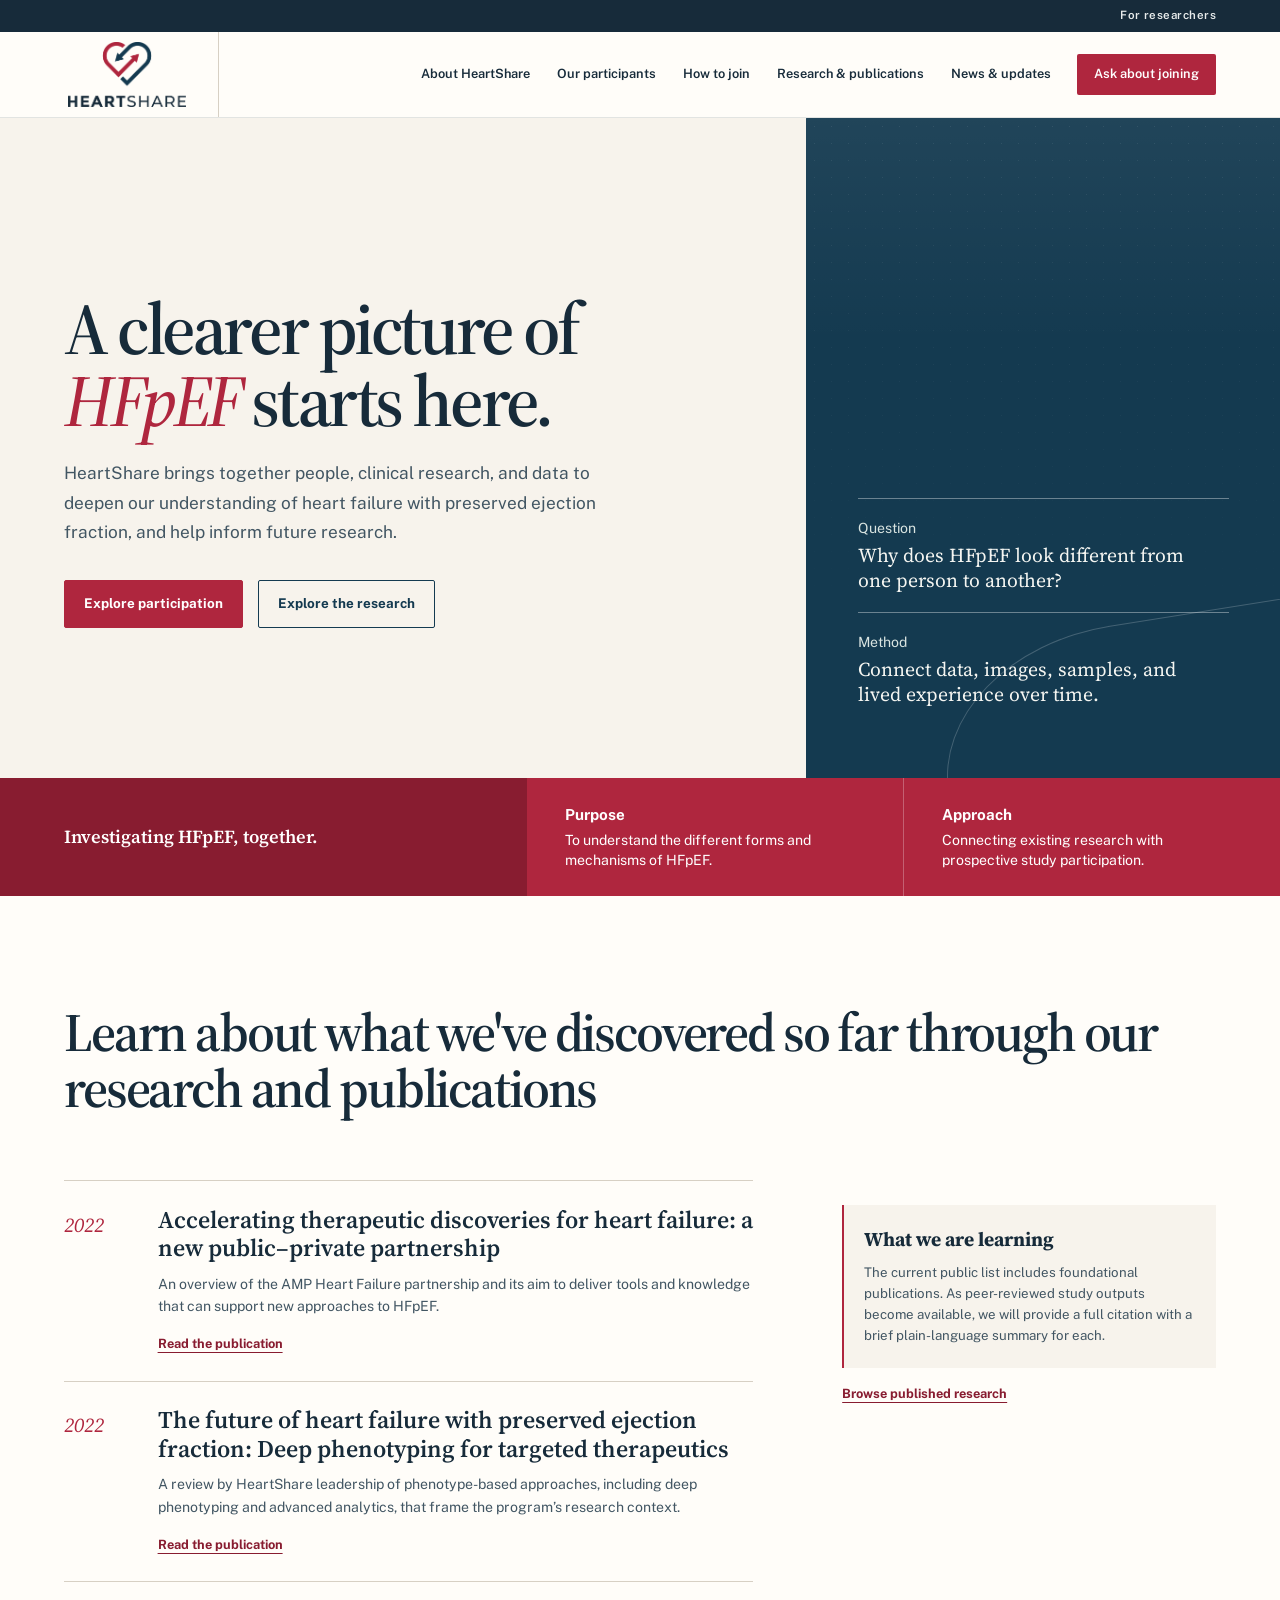
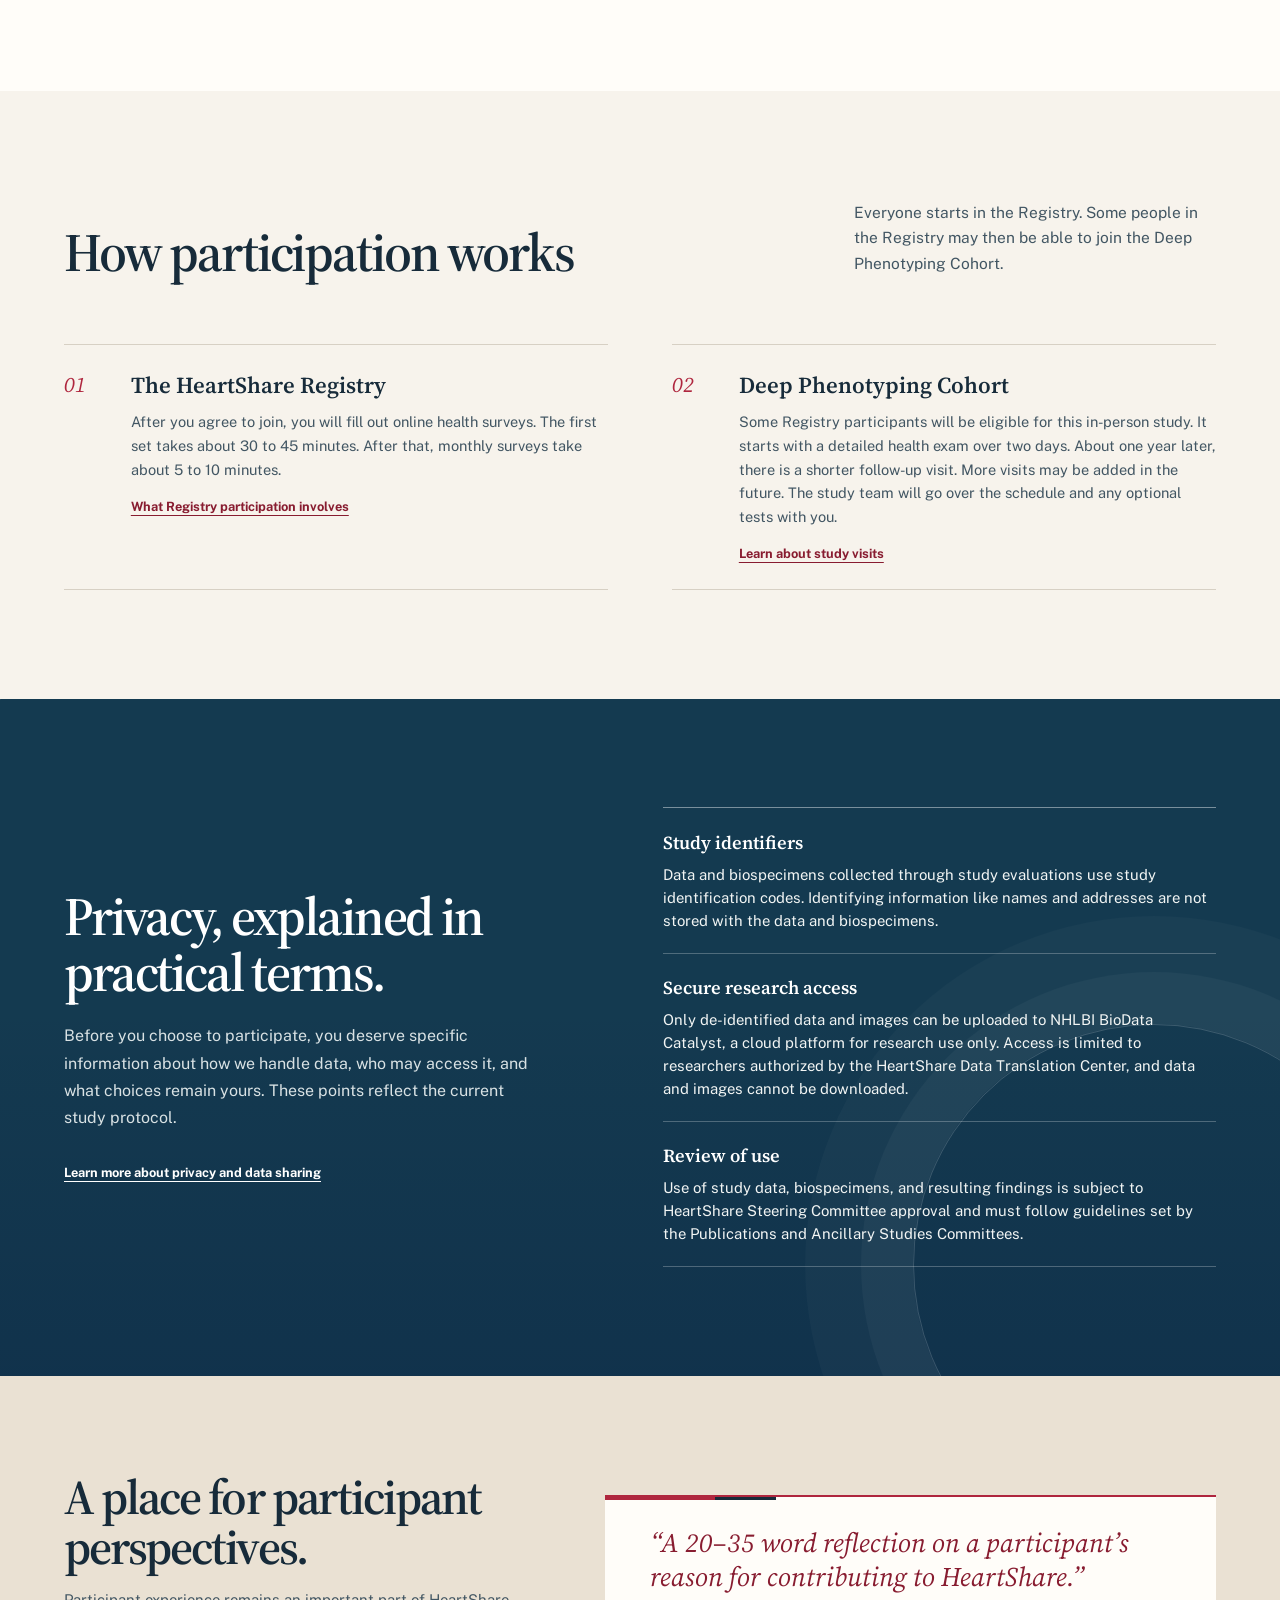
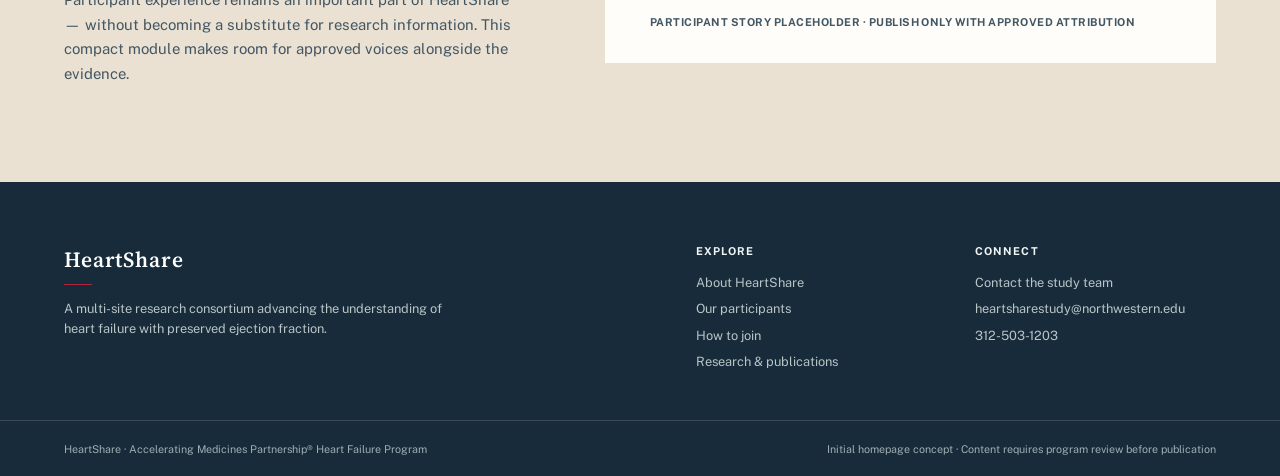
<file: index.html>
<!doctype html>
<html lang="en">
  <!--
    Design: The Living Record, revised — an evidence-forward editorial healthcare experience.
    Principles: human contribution is present but not dominant; clinical clarity; research is legible; imagery is sparse and purposeful.
    Brand: official HeartShare logo recolored to the site’s original crimson #AF263E, ink blue #143A50, and charcoal #172B3A.
    Typography: Source Serif 4 for editorial display, Public Sans for highly legible operational content.
  -->
  <head>
    <meta charset="UTF-8" />
    <meta name="viewport" content="width=device-width, initial-scale=1.0" />
    <meta name="description" content="HeartShare is an NIH/NHLBI-funded research program working to improve understanding of heart failure with preserved ejection fraction." />
    <title>HeartShare — Advancing understanding of HFpEF</title>
    <link rel="icon" type="image/png" href="heartshare-logo.png" />
    <link rel="preconnect" href="https://fonts.googleapis.com" />
    <link rel="preconnect" href="https://fonts.gstatic.com" crossorigin />
    <link href="https://fonts.googleapis.com/css2?family=Public+Sans:ital,wght@0,400;0,500;0,600;0,700;1,400&family=Source+Serif+4:ital,opsz,wght@0,8..60,500;0,8..60,600;0,8..60,700;1,8..60,500;1,8..60,600&display=swap" rel="stylesheet" />
    <link rel="stylesheet" href="site.css" />
    <style>
      /* Homepage layout. Shared tokens, header, nav, buttons and footer are in site.css. */
      .hero{display:grid;grid-template-columns:minmax(0,1.26fr) minmax(290px,.74fr);min-height:min(660px,calc(100vh - 108px));background:var(--cream)}.hero-copy{display:flex;flex-direction:column;align-items:flex-start;justify-content:center;padding:clamp(4rem,9vw,8.4rem) clamp(1.25rem,6vw,7rem) clamp(4rem,7vw,6rem) var(--page-edge)}.hero-description{max-width:555px;margin-bottom:2rem;color:var(--ink-soft);font-size:clamp(1rem,1.35vw,1.16rem);line-height:1.7}.hero-actions{display:flex;flex-wrap:wrap;gap:.9rem}
      .hero-record{position:relative;display:flex;flex-direction:column;justify-content:flex-end;min-height:100%;padding:clamp(2rem,4vw,4rem);color:#f4f5f1;background-color:var(--navy);background-image:linear-gradient(115deg,rgba(255,255,255,.075) 0 1px,transparent 1px 31px),linear-gradient(180deg,rgba(255,255,255,.055),transparent 34%);overflow:hidden}.hero-record::before{position:absolute;inset:0;content:"";opacity:.44;background-image:radial-gradient(rgba(255,255,255,.19) .8px,transparent .8px);background-size:17px 17px;mask-image:linear-gradient(180deg,black,transparent 77%)}.hero-record::after{position:absolute;right:-8%;bottom:-19%;width:78%;height:42%;content:"";border:1px solid rgba(255,255,255,.2);border-radius:50% 0 0 0;transform:rotate(-9deg)}.record-lines{position:relative;z-index:1}.record-line{padding:1.15rem 0;border-top:1px solid rgba(255,255,255,.37)}.record-line span{display:block;margin-bottom:.3rem;color:#d9e4e1;font-size:.88rem}.record-line p{max-width:335px;margin:0;font-family:var(--serif);font-size:1.23rem;line-height:1.26}
      .record-ribbon{display:grid;grid-template-columns:minmax(220px,1.4fr) repeat(2,minmax(180px,1fr));color:#fff;background:var(--crimson)}.ribbon-intro,.ribbon-fact{padding:1.6rem var(--page-edge)}.ribbon-intro{display:flex;align-items:center;background:var(--crimson-deep)}.ribbon-intro strong{font-family:var(--serif);font-size:1.15rem;font-weight:600;line-height:1.2}.ribbon-fact{padding-left:clamp(1.25rem,3vw,3.4rem);border-right:1px solid rgba(255,255,255,.27)}.ribbon-fact:last-child{border-right:0}.ribbon-fact span{display:block;margin-bottom:.2rem;font-size:.95rem;font-weight:700}.ribbon-fact p{margin:0;font-size:.88rem;line-height:1.45}
      .trust-content h2{margin-bottom:0;font-family:var(--serif);font-size:clamp(2.55rem,4.2vw,4.4rem);font-weight:600;line-height:1.03;letter-spacing:-.04em}
      .research{background:var(--paper)}.research-layout{display:grid;grid-template-columns:minmax(0,1.05fr) minmax(290px,.57fr);gap:clamp(2rem,7vw,7.5rem);max-width:1280px;margin:auto}.publication-list{border-top:1px solid var(--line)}.publication{display:grid;grid-template-columns:76px minmax(0,1fr);gap:1.1rem;padding:1.55rem 0;border-bottom:1px solid var(--line)}.publication-year{padding-top:.25rem;color:var(--crimson);font-family:var(--serif);font-size:1.28rem;font-style:italic}.publication h3{max-width:650px;margin:0 0 .6rem;font-family:var(--serif);font-size:1.5rem;font-weight:600;line-height:1.2}.publication p{max-width:610px;margin:0;color:var(--ink-soft);font-size:.88rem;line-height:1.6}.research-aside{align-self:start;padding-top:.2rem}.research-note{margin-top:1.35rem;padding:1.25rem 1.25rem 1.35rem;border-left:2px solid var(--crimson);background:var(--cream)}.research-note h3{margin:0 0 .45rem;font-family:var(--serif);font-size:1.22rem}.research-note p{margin:0;color:var(--ink-soft);font-size:.83rem;line-height:1.58}
      .participation{background:var(--cream)}.participation-layout{max-width:1280px;margin:auto}.pathways{display:grid;grid-template-columns:repeat(2,minmax(0,1fr));gap:0 clamp(2rem,5vw,5rem)}.pathway{display:grid;grid-template-columns:50px minmax(0,1fr);gap:1.05rem;padding:1.42rem 0;border-top:1px solid var(--line);border-bottom:1px solid var(--line)}.path-number{color:var(--crimson);font-family:var(--serif);font-size:1.35rem;font-style:italic}.pathway h3{margin:0 0 .42rem;font-family:var(--serif);font-size:1.43rem;font-weight:600}.pathway p{margin:0;color:var(--ink-soft);font-size:.91rem;line-height:1.62}
      .trust-section{position:relative;color:#fff;background-color:var(--navy);background-image:linear-gradient(130deg,rgba(255,255,255,.055) 0 1px,transparent 1px 28px),linear-gradient(0deg,rgba(1,15,56,.18),transparent 55%);overflow:hidden}.trust-section::before{position:absolute;inset:auto -9% -130px auto;width:480px;height:480px;content:"";border:1px solid rgba(255,255,255,.17);border-radius:50%;box-shadow:0 0 0 52px rgba(255,255,255,.035),0 0 0 108px rgba(255,255,255,.024)}.trust-wrap{position:relative;z-index:1;display:grid;grid-template-columns:minmax(0,.84fr) minmax(330px,.96fr);gap:clamp(2rem,9vw,10rem);max-width:1280px;min-height:570px;margin:auto;padding:clamp(4.8rem,8.5vw,8rem) var(--page-edge)}.trust-content{align-self:center}.trust-content h2{max-width:540px;margin-bottom:1.4rem}.trust-content p{max-width:500px;color:#d9e2e4;font-size:1rem;line-height:1.7}.trust-content .inline-link{color:#fff}.trust-content .inline-link:hover{color:#f7cdd5}.trust-facts{align-self:center;border-top:1px solid rgba(255,255,255,.43)}.trust-fact{padding:1.28rem 0;border-bottom:1px solid rgba(255,255,255,.25)}.trust-fact span{display:block;margin-bottom:.35rem;color:#fff;font-family:var(--serif);font-size:1.15rem;font-weight:600}.trust-fact p{margin:0;color:#f2f5f4;font-size:.93rem;line-height:1.55}
      .community-section{padding:clamp(4.6rem,7.5vw,7rem) var(--page-edge);background:var(--oat)}.community-inner{display:grid;grid-template-columns:minmax(0,.85fr) minmax(280px,1.15fr);gap:clamp(2rem,7vw,8rem);align-items:center;max-width:1280px;margin:auto}.community-inner h2{margin-bottom:1rem;font-family:var(--serif);font-size:clamp(2.25rem,3.8vw,3.8rem);font-weight:600;line-height:1.03;letter-spacing:-.04em}.community-inner p{max-width:470px;margin:0;color:var(--ink-soft);font-size:.93rem;line-height:1.65}.community-quote{position:relative;padding:1.8rem clamp(1.5rem,3.5vw,2.8rem);border-top:2px solid var(--crimson);background:var(--paper);overflow:hidden}.community-quote::before{position:absolute;top:0;left:0;width:100%;height:3px;content:"";background:linear-gradient(90deg,var(--crimson) 0 18%,var(--ink) 18% 28%,transparent 28%)}.community-quote blockquote{margin:0 0 1rem;color:var(--crimson-deep);font-family:var(--serif);font-size:clamp(1.25rem,2.1vw,1.8rem);font-style:italic;line-height:1.25}.community-quote cite{color:var(--ink-soft);font-size:.68rem;font-style:normal;font-weight:700;letter-spacing:.045em;text-transform:uppercase}
      @media (prefers-reduced-motion:no-preference){.hero-copy{animation:rise-in 620ms var(--ease-out) both}.hero-record{animation:fade-in 720ms var(--ease-out) 80ms both}@keyframes rise-in{from{opacity:0;transform:translateY(18px)}to{opacity:1;transform:translateY(0)}}@keyframes fade-in{from{opacity:0}to{opacity:1}}}
      @media(max-width:1000px){.hero{grid-template-columns:minmax(0,1.1fr) minmax(260px,.72fr)}.hero-copy{padding-right:2rem}}
      @media(max-width:780px){.hero,.research-layout,.pathways,.trust-wrap,.community-inner{grid-template-columns:1fr}.hero-copy{padding:4.5rem var(--page-edge) 3rem}.hero-record{min-height:0;padding:1rem var(--page-edge) 2rem}.record-ribbon{grid-template-columns:1fr}.ribbon-intro,.ribbon-fact{padding:1.2rem var(--page-edge)}.ribbon-fact{border-right:0;border-bottom:1px solid rgba(255,255,255,.24)}.research-layout{gap:2.6rem}.research-aside{max-width:560px}.pathway+.pathway{border-top:0}.trust-wrap{min-height:0}}
      @media(max-width:460px){.hero-actions,.hero-actions .button{width:100%}.publication{grid-template-columns:48px minmax(0,1fr)}.publication h3{font-size:1.3rem}.community-quote{padding:1.5rem}}
    </style>
  </head>
  <body>
    <a class="skip-link" href="#main-content">Skip to main content</a>
    <div class="utility-bar"><a href="https://amphf.org/for-scientists/">For researchers</a></div>
    <header id="top" class="site-header">
      <a class="brand brand-logo" href="#top" aria-label="HeartShare home"><img src="heartshare-logo.png" alt="HeartShare" /></a>
      <button class="menu-button" type="button" aria-expanded="false" aria-controls="site-navigation">Menu</button>
      <nav id="site-navigation" class="main-nav" aria-label="Main navigation" data-open="false">
        <a href="https://amphf.org/about/">About HeartShare</a><a href="our-participants.html">Our participants</a><a href="join.html">How to join</a><a href="#research">Research &amp; publications</a><a href="https://amphf.org/news-and-updates/in-the-news/">News &amp; updates</a><a class="nav-cta" href="mailto:heartsharestudy@northwestern.edu?subject=HeartShare%20study%20inquiry">Ask about joining</a>
      </nav>
    </header>
    <main id="main-content">
      <section class="hero" aria-labelledby="hero-heading">
        <div class="hero-copy">
          <h1 id="hero-heading">A clearer picture of <em>HFpEF</em> starts here.</h1>
          <p class="hero-description">HeartShare brings together people, clinical research, and data to deepen our understanding of heart failure with preserved ejection fraction, and help inform future research.</p>
          <div class="hero-actions"><a class="button button-primary" href="#participant-paths">Explore participation</a><a class="button button-secondary" href="#research">Explore the research</a></div>
        </div>
        <aside class="hero-record" aria-label="HeartShare research overview">
          <div class="record-lines">
            <div class="record-line"><span>Question</span><p>Why does HFpEF look different from one person to another?</p></div>
            <div class="record-line"><span>Method</span><p>Connect data, images, samples, and lived experience over time.</p></div>
          </div>
        </aside>
      </section>
      <section class="record-ribbon" aria-label="HeartShare at a glance"><div class="ribbon-intro"><strong>Investigating HFpEF, together.</strong></div><div class="ribbon-fact"><span>Purpose</span><p>To understand the different forms and mechanisms of HFpEF.</p></div><div class="ribbon-fact"><span>Approach</span><p>Connecting existing research with prospective study participation.</p></div></section>
      <section id="research" class="section research" aria-labelledby="research-heading">
        <div class="section-head"><h2 id="research-heading">Learn about what we've discovered so far through our research and publications</h2></div>
        <div class="research-layout">
          <div class="publication-list">
            <article class="publication"><div class="publication-year">2022</div><div><h3>Accelerating therapeutic discoveries for heart failure: a new public–private partnership</h3><p>An overview of the AMP Heart Failure partnership and its aim to deliver tools and knowledge that can support new approaches to HFpEF.</p><a class="inline-link" href="https://doi.org/10.1038/d41573-022-00158-3">Read the publication</a></div></article>
            <article class="publication"><div class="publication-year">2022</div><div><h3>The future of heart failure with preserved ejection fraction: Deep phenotyping for targeted therapeutics</h3><p>A review by HeartShare leadership of phenotype-based approaches, including deep phenotyping and advanced analytics, that frame the program’s research context.</p><a class="inline-link" href="https://doi.org/10.1007/s00059-022-05124-8">Read the publication</a></div></article>
          </div>
          <aside class="research-aside"><div class="research-note"><h3>What we are learning</h3><p>The current public list includes foundational publications. As peer-reviewed study outputs become available, we will provide a full citation with a brief plain-language summary for each.</p></div><a class="inline-link" href="https://amphf.org/news-and-updates/published-research/">Browse published research</a></aside>
        </div>
      </section>
      <section id="participant-paths" class="section participation" aria-labelledby="participation-heading">
        <div class="section-head"><h2 id="participation-heading">How participation works</h2><p>Everyone starts in the Registry. Some people in the Registry may then be able to join the Deep Phenotyping Cohort.</p></div>
        <div class="participation-layout">
          <div class="pathways">
            <article class="pathway"><div class="path-number">01</div><div><h3>The HeartShare Registry</h3><p>After you agree to join, you will fill out online health surveys. The first set takes about 30 to 45 minutes. After that, monthly surveys take about 5 to 10 minutes.</p><a class="inline-link" href="join.html#registry">What Registry participation involves</a></div></article>
            <article class="pathway"><div class="path-number">02</div><div><h3>Deep Phenotyping Cohort</h3><p>Some Registry participants will be eligible for this in-person study. It starts with a detailed health exam over two days. About one year later, there is a shorter follow-up visit. More visits may be added in the future. The study team will go over the schedule and any optional tests with you.</p><a class="inline-link" href="join.html#deep-phenotyping">Learn about study visits</a></div></article>
          </div>
        </div>
      </section>
      <section id="trust" class="trust-section" aria-labelledby="trust-heading"><div class="trust-wrap"><div class="trust-content"><h2 id="trust-heading">Privacy, explained in practical terms.</h2><p>Before you choose to participate, you deserve specific information about how we handle data, who may access it, and what choices remain yours. These points reflect the current study protocol.</p><a class="inline-link" href="https://amphf.org/for-scientists/data-sharing/">Learn more about privacy and data sharing</a></div><div class="trust-facts"><div class="trust-fact"><span>Study identifiers</span><p>Data and biospecimens collected through study evaluations use study identification codes. Identifying information like names and addresses are not stored with the data and biospecimens.</p></div><div class="trust-fact"><span>Secure research access</span><p>Only de-identified data and images can be uploaded to NHLBI BioData Catalyst, a cloud platform for research use only. Access is limited to researchers authorized by the HeartShare Data Translation Center, and data and images cannot be downloaded.</p></div><div class="trust-fact"><span>Review of use</span><p>Use of study data, biospecimens, and resulting findings is subject to HeartShare Steering Committee approval and must follow guidelines set by the Publications and Ancillary Studies Committees.</p></div></div></div></section>
      <section class="community-section" aria-labelledby="voices-heading"><div class="community-inner"><div><h2 id="voices-heading">A place for participant perspectives.</h2><p>Participant experience remains an important part of HeartShare — without becoming a substitute for research information. This compact module makes room for approved voices alongside the evidence.</p></div><div class="community-quote"><blockquote>“A 20–35 word reflection on a participant’s reason for contributing to HeartShare.”</blockquote><cite>Participant story placeholder · Publish only with approved attribution</cite></div></div></section>
    </main>
    <footer><div class="footer-main"><div><a class="footer-wordmark" href="#top">HeartShare</a><p class="footer-copy">A multi-site research consortium advancing the understanding of heart failure with preserved ejection fraction.</p></div><div class="footer-column"><h3>Explore</h3><a href="https://amphf.org/about/">About HeartShare</a><a href="our-participants.html">Our participants</a><a href="join.html">How to join</a><a href="#research">Research &amp; publications</a></div><div class="footer-column"><h3>Connect</h3><a href="https://amphf.org/contact/">Contact the study team</a><a href="mailto:heartsharestudy@northwestern.edu">heartsharestudy@northwestern.edu</a><a href="tel:+13125031203">312-503-1203</a></div></div><div class="footer-bottom"><span>HeartShare · Accelerating Medicines Partnership® Heart Failure Program</span><span>Initial homepage concept · Content requires program review before publication</span></div></footer>
    <script>
      /* Design: mobile navigation is deliberately simple, discoverable, and motion-light. */
      const menuButton = document.querySelector('.menu-button');
      const navigation = document.querySelector('.main-nav');
      menuButton.addEventListener('click', () => { const nextState = navigation.dataset.open !== 'true'; navigation.dataset.open = String(nextState); menuButton.setAttribute('aria-expanded', String(nextState)); menuButton.textContent = nextState ? 'Close' : 'Menu'; });
      navigation.querySelectorAll('a').forEach((link) => link.addEventListener('click', () => { navigation.dataset.open = 'false'; menuButton.setAttribute('aria-expanded', 'false'); menuButton.textContent = 'Menu'; }));
    </script>
  </body>
</html>
</file>
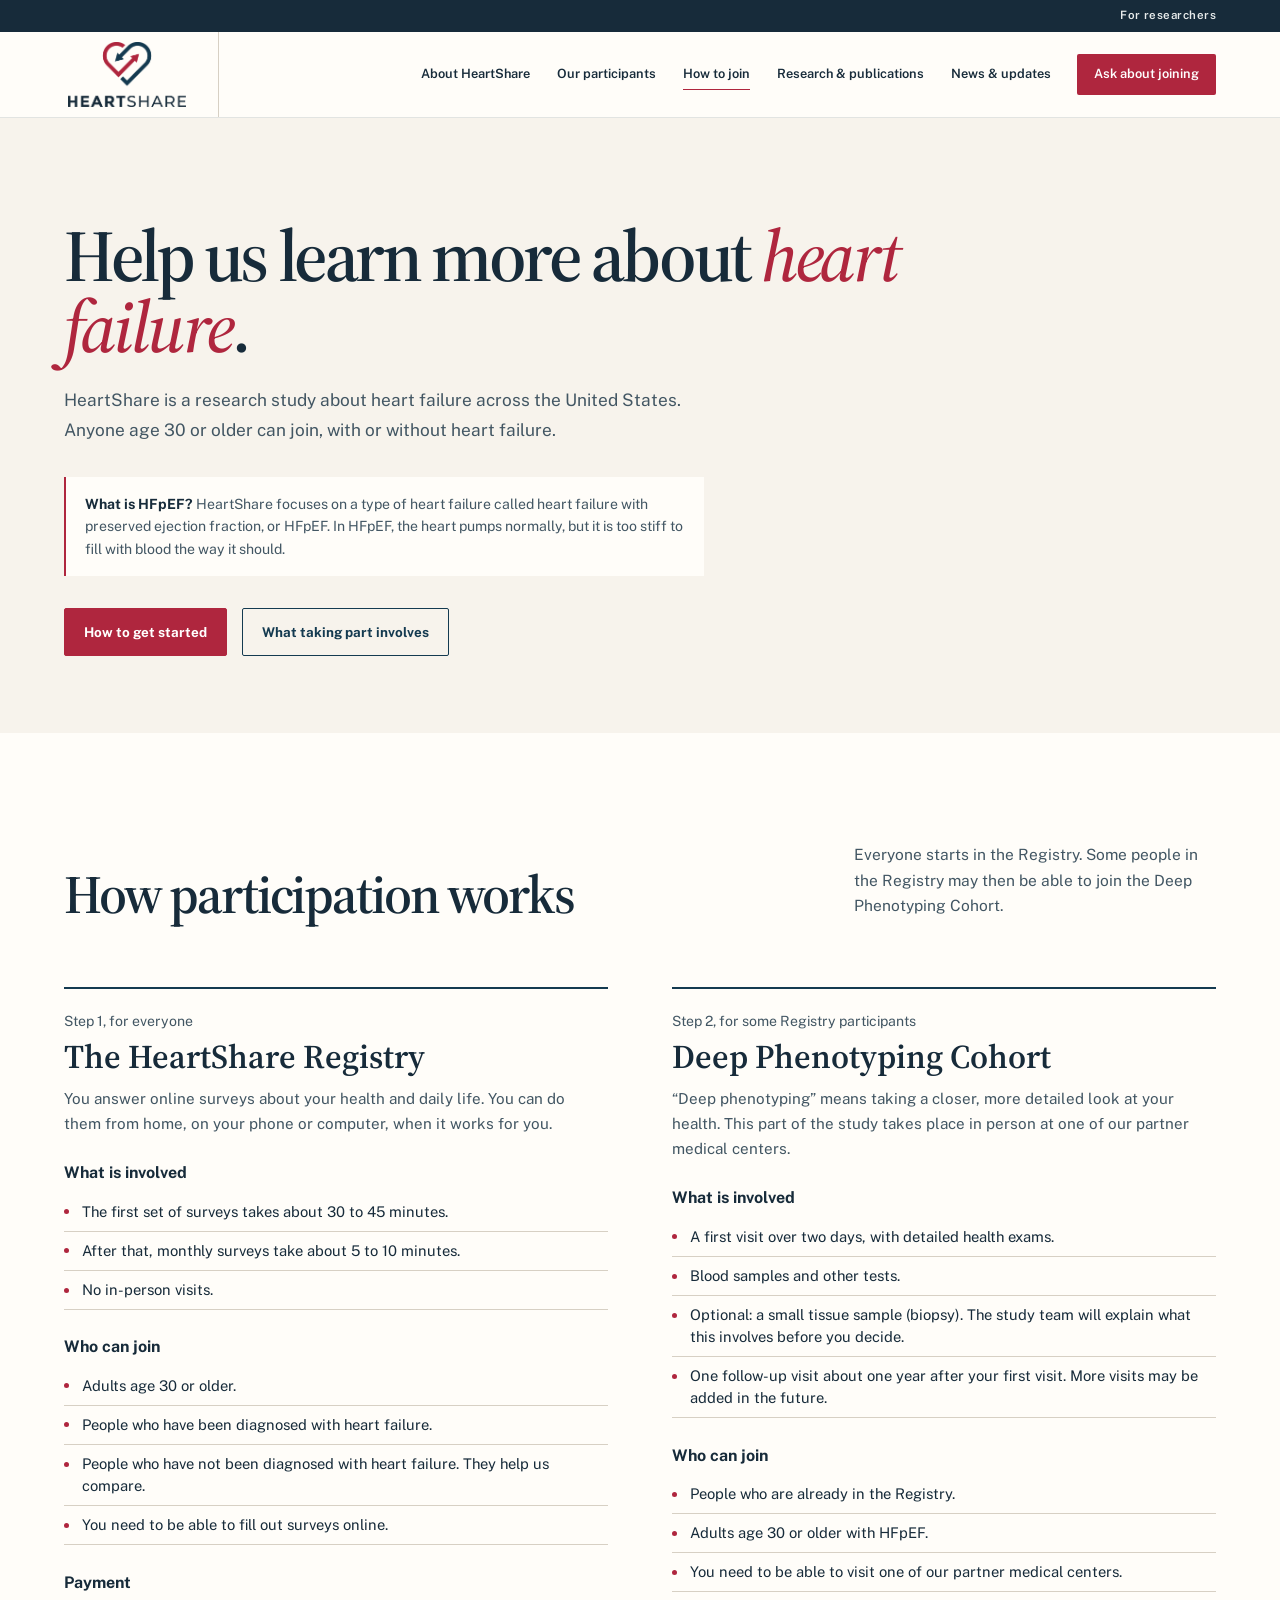
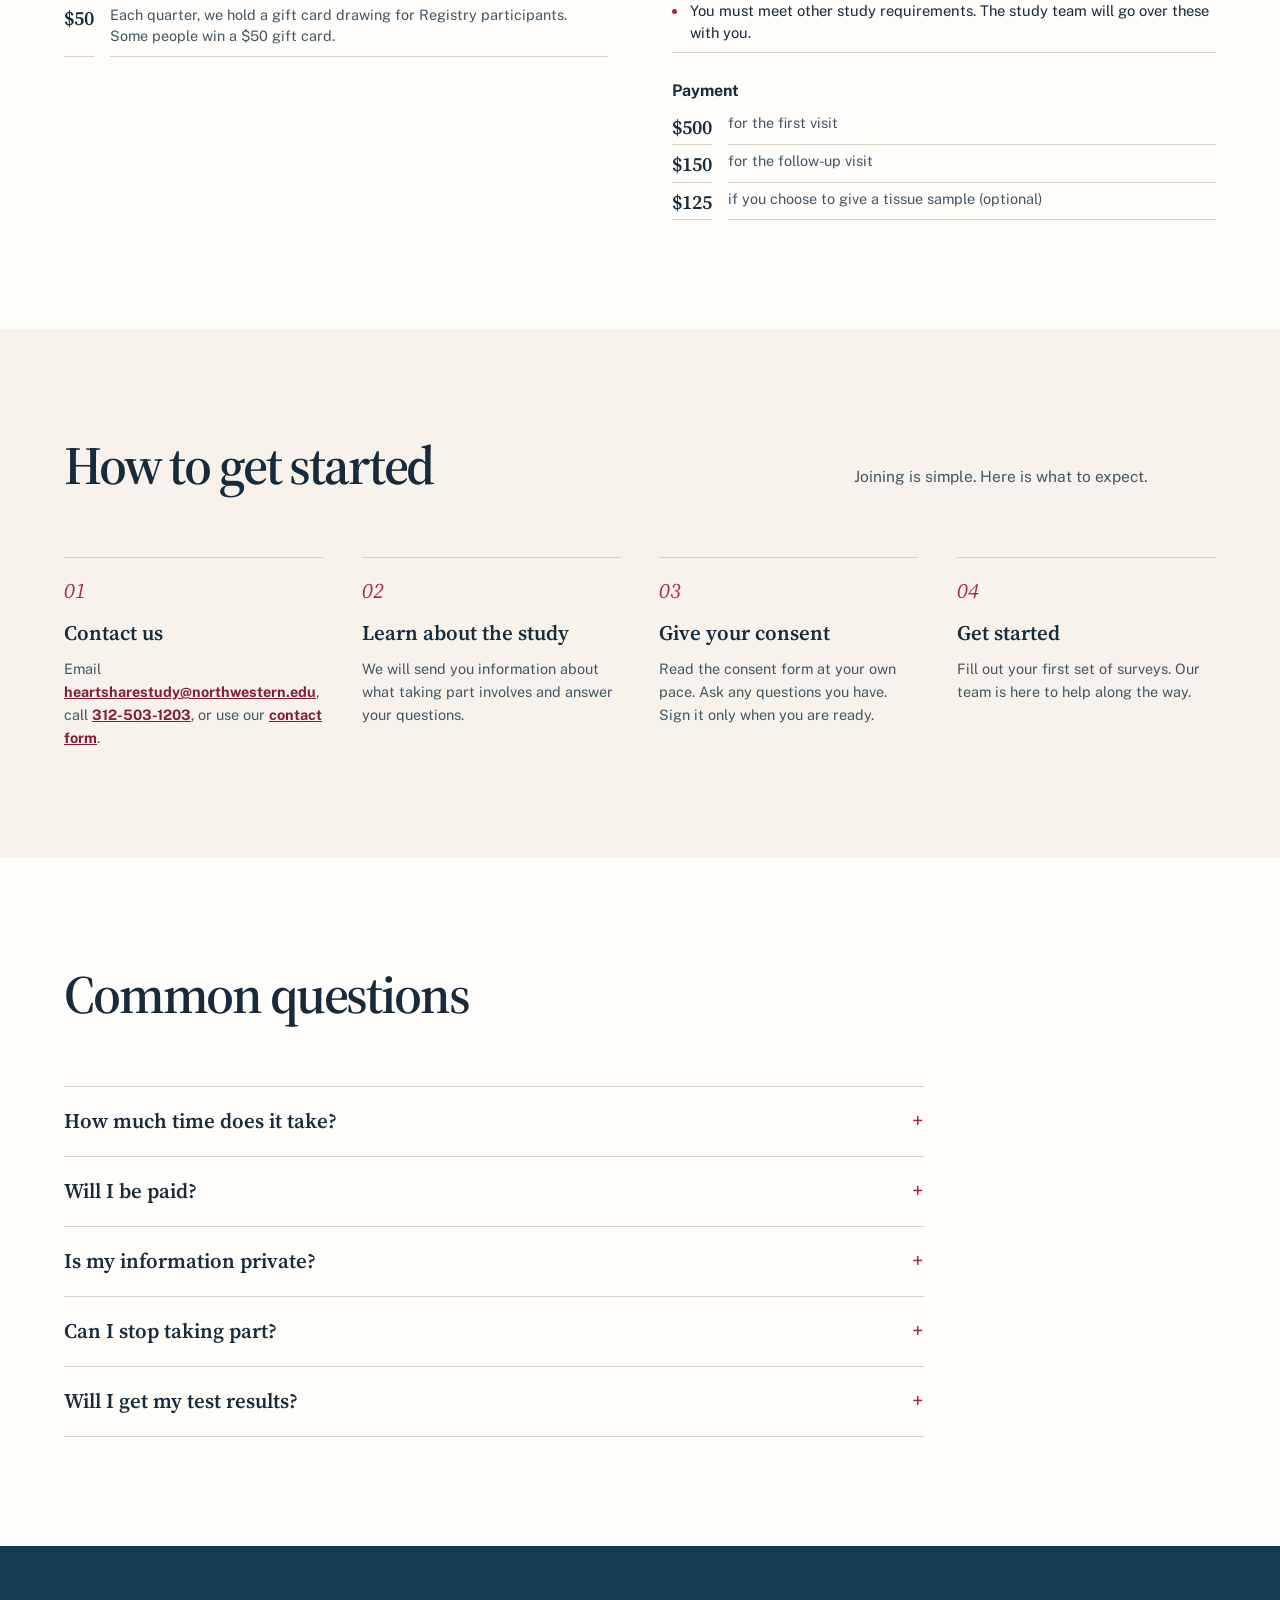
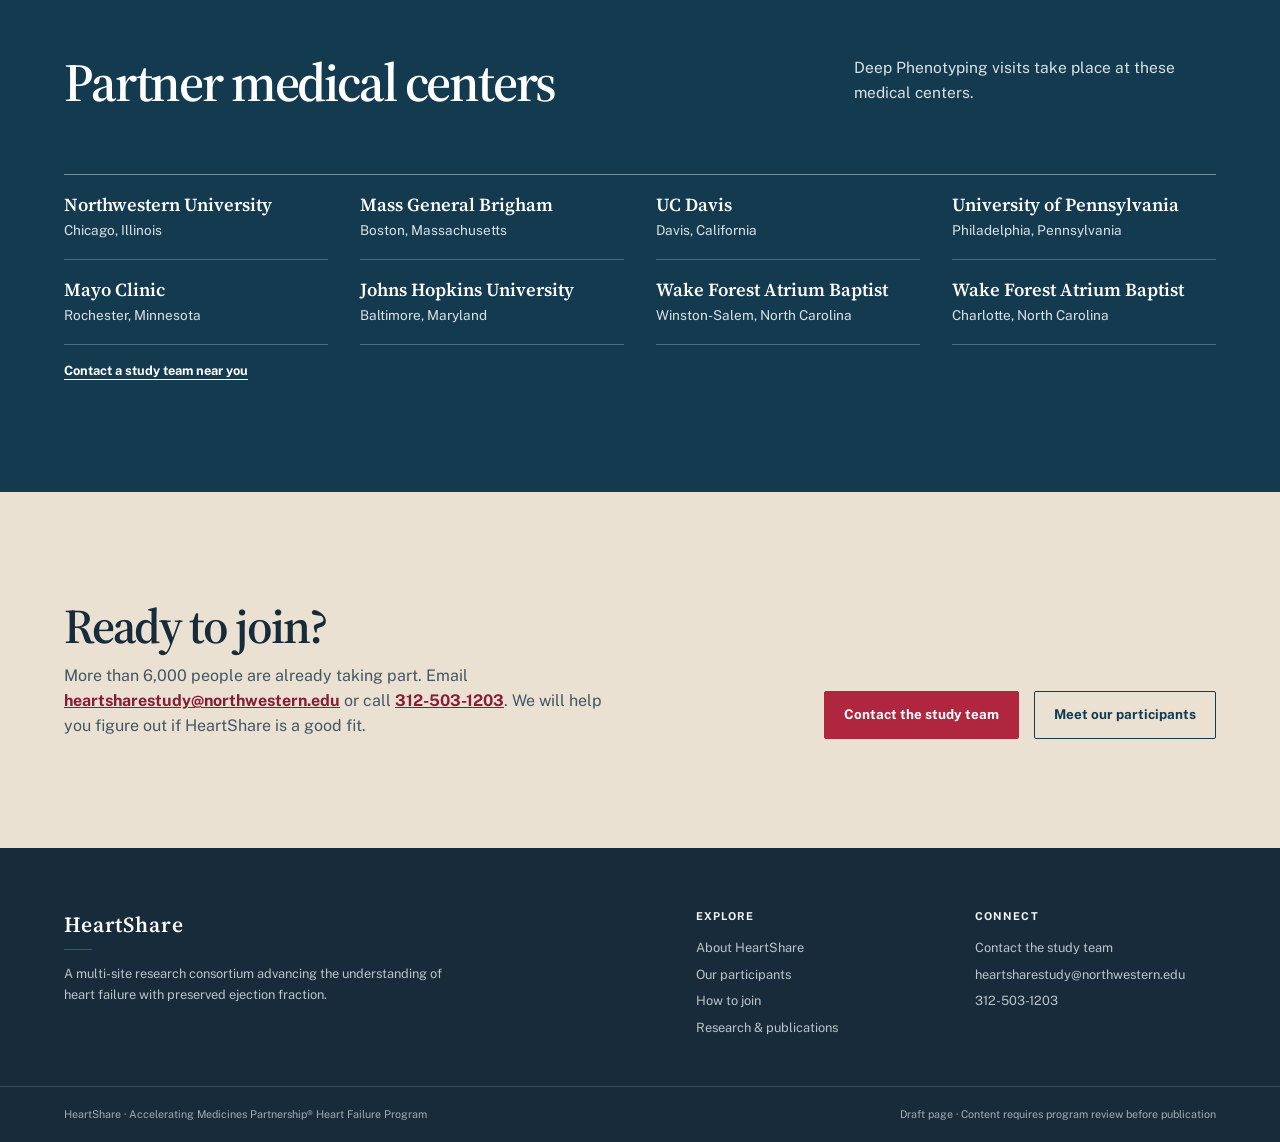
<file: join.html>
<!doctype html>
<html lang="en">
  <head>
    <meta charset="UTF-8" />
    <meta name="viewport" content="width=device-width, initial-scale=1.0" />
    <meta name="description" content="How to join HeartShare, a national research study on heart failure. Anyone age 30 or older can join, with or without heart failure." />
    <title>How to join — HeartShare</title>
    <link rel="icon" type="image/png" href="heartshare-logo.png" />
    <link rel="preconnect" href="https://fonts.googleapis.com" />
    <link rel="preconnect" href="https://fonts.gstatic.com" crossorigin />
    <link href="https://fonts.googleapis.com/css2?family=Public+Sans:ital,wght@0,400;0,500;0,600;0,700;1,400&family=Source+Serif+4:ital,opsz,wght@0,8..60,500;0,8..60,600;0,8..60,700;1,8..60,500;1,8..60,600&display=swap" rel="stylesheet" />
    <link rel="stylesheet" href="site.css" />
    <style>
      /* How to join: plain answers in the order people ask them: what, who, how, questions, where. */
      .wrap{max-width:1280px;margin:auto}
      .hfpef-note{max-width:640px;margin:0 0 2rem;padding:1rem 1.2rem;border-left:2px solid var(--crimson);background:var(--paper);color:var(--ink-soft);font-size:.88rem;line-height:1.6}.hfpef-note strong{color:var(--ink)}
      .paths{background:var(--paper)}.path-grid{display:grid;grid-template-columns:repeat(2,minmax(0,1fr));gap:clamp(2rem,5vw,5rem)}
      .path{padding-top:1.4rem;border-top:2px solid var(--navy);scroll-margin-top:100px}.path-step{display:block;margin-bottom:.4rem;color:var(--ink-soft);font-size:.88rem}.path h3{margin:0 0 .6rem;font-family:var(--serif);font-size:clamp(1.7rem,2.6vw,2.2rem);font-weight:600;line-height:1.1}.path>p{max-width:520px;margin:0 0 1.4rem;color:var(--ink-soft);font-size:.95rem;line-height:1.65}
      .path h4{margin:1.6rem 0 .4rem;font-size:1rem;font-weight:700}.path ul{margin:0;padding:0;list-style:none}.path li{position:relative;padding:.5rem 0 .5rem 1.1rem;border-bottom:1px solid var(--line);font-size:.92rem;line-height:1.5}.path li::before{position:absolute;top:1.05rem;left:0;width:5px;height:5px;content:"";background:var(--crimson);border-radius:50%}
      .pay{display:grid;grid-template-columns:auto minmax(0,1fr);gap:.2rem 1rem;margin:0}.pay dt{font-family:var(--serif);font-size:1.25rem;font-weight:600}.pay dd{margin:0;padding:.2rem 0 .6rem;color:var(--ink-soft);font-size:.9rem;line-height:1.45;border-bottom:1px solid var(--line)}.pay dt{padding-top:.1rem;border-bottom:1px solid var(--line)}
      .steps-section{background:var(--cream)}.steps{display:grid;grid-template-columns:repeat(4,minmax(0,1fr));gap:clamp(1.2rem,3vw,2.5rem);margin:0;padding:0;list-style:none;counter-reset:step}
      .steps li{padding-top:1rem;border-top:1px solid var(--line);counter-increment:step}.steps li::before{display:block;margin-bottom:.6rem;color:var(--crimson);font-family:var(--serif);font-size:1.35rem;font-style:italic;content:"0" counter(step)}.steps h3{margin:0 0 .45rem;font-family:var(--serif);font-size:1.3rem;font-weight:600}.steps p{margin:0;color:var(--ink-soft);font-size:.9rem;line-height:1.6}.steps a{color:var(--crimson-deep);font-weight:700}
      .faq{background:var(--paper)}.faq-list{max-width:860px;border-top:1px solid var(--line)}.faq-list details{border-bottom:1px solid var(--line)}.faq-list summary{display:flex;justify-content:space-between;gap:1rem;padding:1.15rem 0;font-family:var(--serif);font-size:1.3rem;font-weight:600;cursor:pointer;list-style:none}.faq-list summary::-webkit-details-marker{display:none}.faq-list summary::after{flex:none;color:var(--crimson);font-family:var(--sans);font-weight:400;content:"+"}.faq-list details[open] summary::after{content:"–"}.faq-list details p{max-width:720px;margin:0 0 1.2rem;color:var(--ink-soft);font-size:.95rem;line-height:1.65}
      .sites{color:#fff;background-color:var(--navy);background-image:linear-gradient(130deg,rgba(255,255,255,.055) 0 1px,transparent 1px 28px)}.sites .section-head h2{color:#fff}.sites .section-head p{color:#d9e2e4}
      .site-list{display:grid;grid-template-columns:repeat(4,minmax(0,1fr));gap:0 2rem;margin:0;padding:0;list-style:none;border-top:1px solid rgba(255,255,255,.43)}.site-list li{padding:1.1rem 0;border-bottom:1px solid rgba(255,255,255,.25)}.site-list strong{display:block;font-family:var(--serif);font-size:1.15rem;font-weight:600;line-height:1.25}.site-list span{display:block;margin-top:.3rem;color:#d9e2e4;font-size:.85rem}
      .sites .inline-link{color:#fff}.sites .inline-link:hover{color:#f7cdd5}
      .closing{background:var(--oat)}.closing-inner{display:grid;grid-template-columns:minmax(0,1fr) auto;gap:2rem;align-items:end;max-width:1280px;margin:auto}.closing h2{max-width:720px;margin:0 0 .8rem;font-family:var(--serif);font-size:clamp(2.2rem,3.8vw,3.6rem);font-weight:600;line-height:1.05;letter-spacing:-.04em}.closing p{max-width:560px;margin:0;color:var(--ink-soft)}.closing a:not(.button){color:var(--crimson-deep);font-weight:700}
      @media(max-width:1000px){.steps,.site-list{grid-template-columns:repeat(2,minmax(0,1fr))}}
      @media(max-width:780px){.path-grid,.closing-inner{grid-template-columns:1fr}}
      @media(max-width:460px){.steps,.site-list{grid-template-columns:1fr}}
    </style>
  </head>
  <body>
    <a class="skip-link" href="#main-content">Skip to main content</a>
    <div class="utility-bar"><a href="https://amphf.org/for-scientists/">For researchers</a></div>
    <header id="top" class="site-header">
      <a class="brand brand-logo" href="index.html" aria-label="HeartShare home"><img src="heartshare-logo.png" alt="HeartShare" /></a>
      <button class="menu-button" type="button" aria-expanded="false" aria-controls="site-navigation">Menu</button>
      <nav id="site-navigation" class="main-nav" aria-label="Main navigation" data-open="false">
        <a href="https://amphf.org/about/">About HeartShare</a><a href="our-participants.html">Our participants</a><a href="join.html" aria-current="page">How to join</a><a href="index.html#research">Research &amp; publications</a><a href="https://amphf.org/news-and-updates/in-the-news/">News &amp; updates</a><a class="nav-cta" href="mailto:heartsharestudy@northwestern.edu?subject=HeartShare%20study%20inquiry">Ask about joining</a>
      </nav>
    </header>
    <main id="main-content">
      <section class="page-hero" aria-labelledby="page-heading">
        <div class="page-hero-inner">
          <h1 id="page-heading">Help us learn more about <em>heart failure</em>.</h1>
          <p class="lede">HeartShare is a research study about heart failure across the United States. Anyone age 30 or older can join, with or without heart failure.</p>
          <p class="hfpef-note"><strong>What is HFpEF?</strong> HeartShare focuses on a type of heart failure called heart failure with preserved ejection fraction, or HFpEF. In HFpEF, the heart pumps normally, but it is too stiff to fill with blood the way it should.</p>
          <div class="page-actions"><a class="button button-primary" href="#steps">How to get started</a><a class="button button-secondary" href="#registry">What taking part involves</a></div>
        </div>
      </section>

      <section class="section paths" aria-labelledby="paths-heading">
        <div class="section-head"><h2 id="paths-heading">How participation works</h2><p>Everyone starts in the Registry. Some people in the Registry may then be able to join the Deep Phenotyping Cohort.</p></div>
        <div class="wrap path-grid">
          <article id="registry" class="path" aria-labelledby="registry-heading">
            <span class="path-step">Step 1, for everyone</span>
            <h3 id="registry-heading">The HeartShare Registry</h3>
            <p>You answer online surveys about your health and daily life. You can do them from home, on your phone or computer, when it works for you.</p>
            <h4>What is involved</h4>
            <ul>
              <li>The first set of surveys takes about 30 to 45 minutes.</li>
              <li>After that, monthly surveys take about 5 to 10 minutes.</li>
              <li>No in-person visits.</li>
            </ul>
            <h4>Who can join</h4>
            <ul>
              <li>Adults age 30 or older.</li>
              <li>People who have been diagnosed with heart failure.</li>
              <li>People who have not been diagnosed with heart failure. They help us compare.</li>
              <li>You need to be able to fill out surveys online.</li>
            </ul>
            <h4>Payment</h4>
            <dl class="pay"><dt>$50</dt><dd>Each quarter, we hold a gift card drawing for Registry participants. Some people win a $50 gift card.</dd></dl>
          </article>
          <article id="deep-phenotyping" class="path" aria-labelledby="dp-heading">
            <span class="path-step">Step 2, for some Registry participants</span>
            <h3 id="dp-heading">Deep Phenotyping Cohort</h3>
            <p>“Deep phenotyping” means taking a closer, more detailed look at your health. This part of the study takes place in person at one of our partner medical centers.</p>
            <h4>What is involved</h4>
            <ul>
              <li>A first visit over two days, with detailed health exams.</li>
              <li>Blood samples and other tests.</li>
              <li>Optional: a small tissue sample (biopsy). The study team will explain what this involves before you decide.</li>
              <li>One follow-up visit about one year after your first visit. More visits may be added in the future.</li>
            </ul>
            <h4>Who can join</h4>
            <ul>
              <li>People who are already in the Registry.</li>
              <li>Adults age 30 or older with HFpEF.</li>
              <li>You need to be able to visit one of our partner medical centers.</li>
              <li>You must meet other study requirements. The study team will go over these with you.</li>
            </ul>
            <h4>Payment</h4>
            <dl class="pay">
              <dt>$500</dt><dd>for the first visit</dd>
              <dt>$150</dt><dd>for the follow-up visit</dd>
              <dt>$125</dt><dd>if you choose to give a tissue sample (optional)</dd>
            </dl>
          </article>
        </div>
      </section>

      <section id="steps" class="section steps-section" aria-labelledby="steps-heading">
        <div class="section-head"><h2 id="steps-heading">How to get started</h2><p>Joining is simple. Here is what to expect.</p></div>
        <ol class="wrap steps">
          <li><h3>Contact us</h3><p>Email <a href="mailto:heartsharestudy@northwestern.edu?subject=Joining%20HeartShare">heartsharestudy@northwestern.edu</a>, call <a href="tel:+13125031203">312-503-1203</a>, or use our <a href="https://amphf.org/contact/">contact form</a>.</p></li>
          <li><h3>Learn about the study</h3><p>We will send you information about what taking part involves and answer your questions.</p></li>
          <li><h3>Give your consent</h3><p>Read the consent form at your own pace. Ask any questions you have. Sign it only when you are ready.</p></li>
          <li><h3>Get started</h3><p>Fill out your first set of surveys. Our team is here to help along the way.</p></li>
        </ol>
      </section>

      <section class="section faq" aria-labelledby="faq-heading">
        <div class="section-head"><h2 id="faq-heading">Common questions</h2></div>
        <div class="wrap"><div class="faq-list">
          <details><summary>How much time does it take?</summary><p>In the Registry, the first set of surveys takes about 30 to 45 minutes. After that, monthly surveys take about 5 to 10 minutes. In the Deep Phenotyping Cohort, the first visit takes place over two days. There is one shorter follow-up visit about a year later.</p></details>
          <details><summary>Will I be paid?</summary><p>Each quarter, we hold a drawing for Registry participants. Some people win a $50 gift card. Deep Phenotyping participants receive $500 for the first visit and $150 for the follow-up visit. People who choose to give an optional tissue sample receive $125.</p></details>
          <details><summary>Is my information private?</summary><p>Your study data and samples are labeled with a study code, not your name. Your name and address are not stored with them. Only approved researchers can see the data, and they cannot download it. Any use of the data must be approved by HeartShare leaders.</p></details>
          <details><summary>Can I stop taking part?</summary><p>Yes. You can stop at any time, for any reason. Stopping will not affect your regular medical care. To stop, contact the study team.</p></details>
          <details><summary>Will I get my test results?</summary><p>Deep Phenotyping participants get results from tests that may matter for their health. Registry participants do not get individual results. Everyone can see updates about what we are learning on this website.</p></details>
        </div></div>
      </section>

      <section class="section sites" aria-labelledby="sites-heading">
        <div class="section-head"><h2 id="sites-heading">Partner medical centers</h2><p>Deep Phenotyping visits take place at these medical centers.</p></div>
        <div class="wrap">
          <ul class="site-list">
            <li><strong>Northwestern University</strong><span>Chicago, Illinois</span></li>
            <li><strong>Mass General Brigham</strong><span>Boston, Massachusetts</span></li>
            <li><strong>UC Davis</strong><span>Davis, California</span></li>
            <li><strong>University of Pennsylvania</strong><span>Philadelphia, Pennsylvania</span></li>
            <li><strong>Mayo Clinic</strong><span>Rochester, Minnesota</span></li>
            <li><strong>Johns Hopkins University</strong><span>Baltimore, Maryland</span></li>
            <li><strong>Wake Forest Atrium Baptist</strong><span>Winston-Salem, North Carolina</span></li>
            <li><strong>Wake Forest Atrium Baptist</strong><span>Charlotte, North Carolina</span></li>
          </ul>
          <a class="inline-link" href="https://amphf.org/contact/">Contact a study team near you</a>
        </div>
      </section>

      <section class="section closing" aria-labelledby="closing-heading">
        <div class="closing-inner">
          <div><h2 id="closing-heading">Ready to join?</h2><p>More than 6,000 people are already taking part. Email <a href="mailto:heartsharestudy@northwestern.edu?subject=Joining%20HeartShare">heartsharestudy@northwestern.edu</a> or call <a href="tel:+13125031203">312-503-1203</a>. We will help you figure out if HeartShare is a good fit.</p></div>
          <div class="page-actions"><a class="button button-primary" href="https://amphf.org/contact/">Contact the study team</a><a class="button button-secondary" href="our-participants.html">Meet our participants</a></div>
        </div>
      </section>
    </main>
    <footer><div class="footer-main"><div><a class="footer-wordmark" href="index.html">HeartShare</a><p class="footer-copy">A multi-site research consortium advancing the understanding of heart failure with preserved ejection fraction.</p></div><div class="footer-column"><h3>Explore</h3><a href="https://amphf.org/about/">About HeartShare</a><a href="our-participants.html">Our participants</a><a href="join.html">How to join</a><a href="index.html#research">Research &amp; publications</a></div><div class="footer-column"><h3>Connect</h3><a href="https://amphf.org/contact/">Contact the study team</a><a href="mailto:heartsharestudy@northwestern.edu">heartsharestudy@northwestern.edu</a><a href="tel:+13125031203">312-503-1203</a></div></div><div class="footer-bottom"><span>HeartShare · Accelerating Medicines Partnership® Heart Failure Program</span><span>Draft page · Content requires program review before publication</span></div></footer>
    <script>
      const menuButton = document.querySelector('.menu-button');
      const navigation = document.querySelector('.main-nav');
      menuButton.addEventListener('click', () => { const nextState = navigation.dataset.open !== 'true'; navigation.dataset.open = String(nextState); menuButton.setAttribute('aria-expanded', String(nextState)); menuButton.textContent = nextState ? 'Close' : 'Menu'; });
      navigation.querySelectorAll('a').forEach((link) => link.addEventListener('click', () => { navigation.dataset.open = 'false'; menuButton.setAttribute('aria-expanded', 'false'); menuButton.textContent = 'Menu'; }));
    </script>
  </body>
</html>
</file>
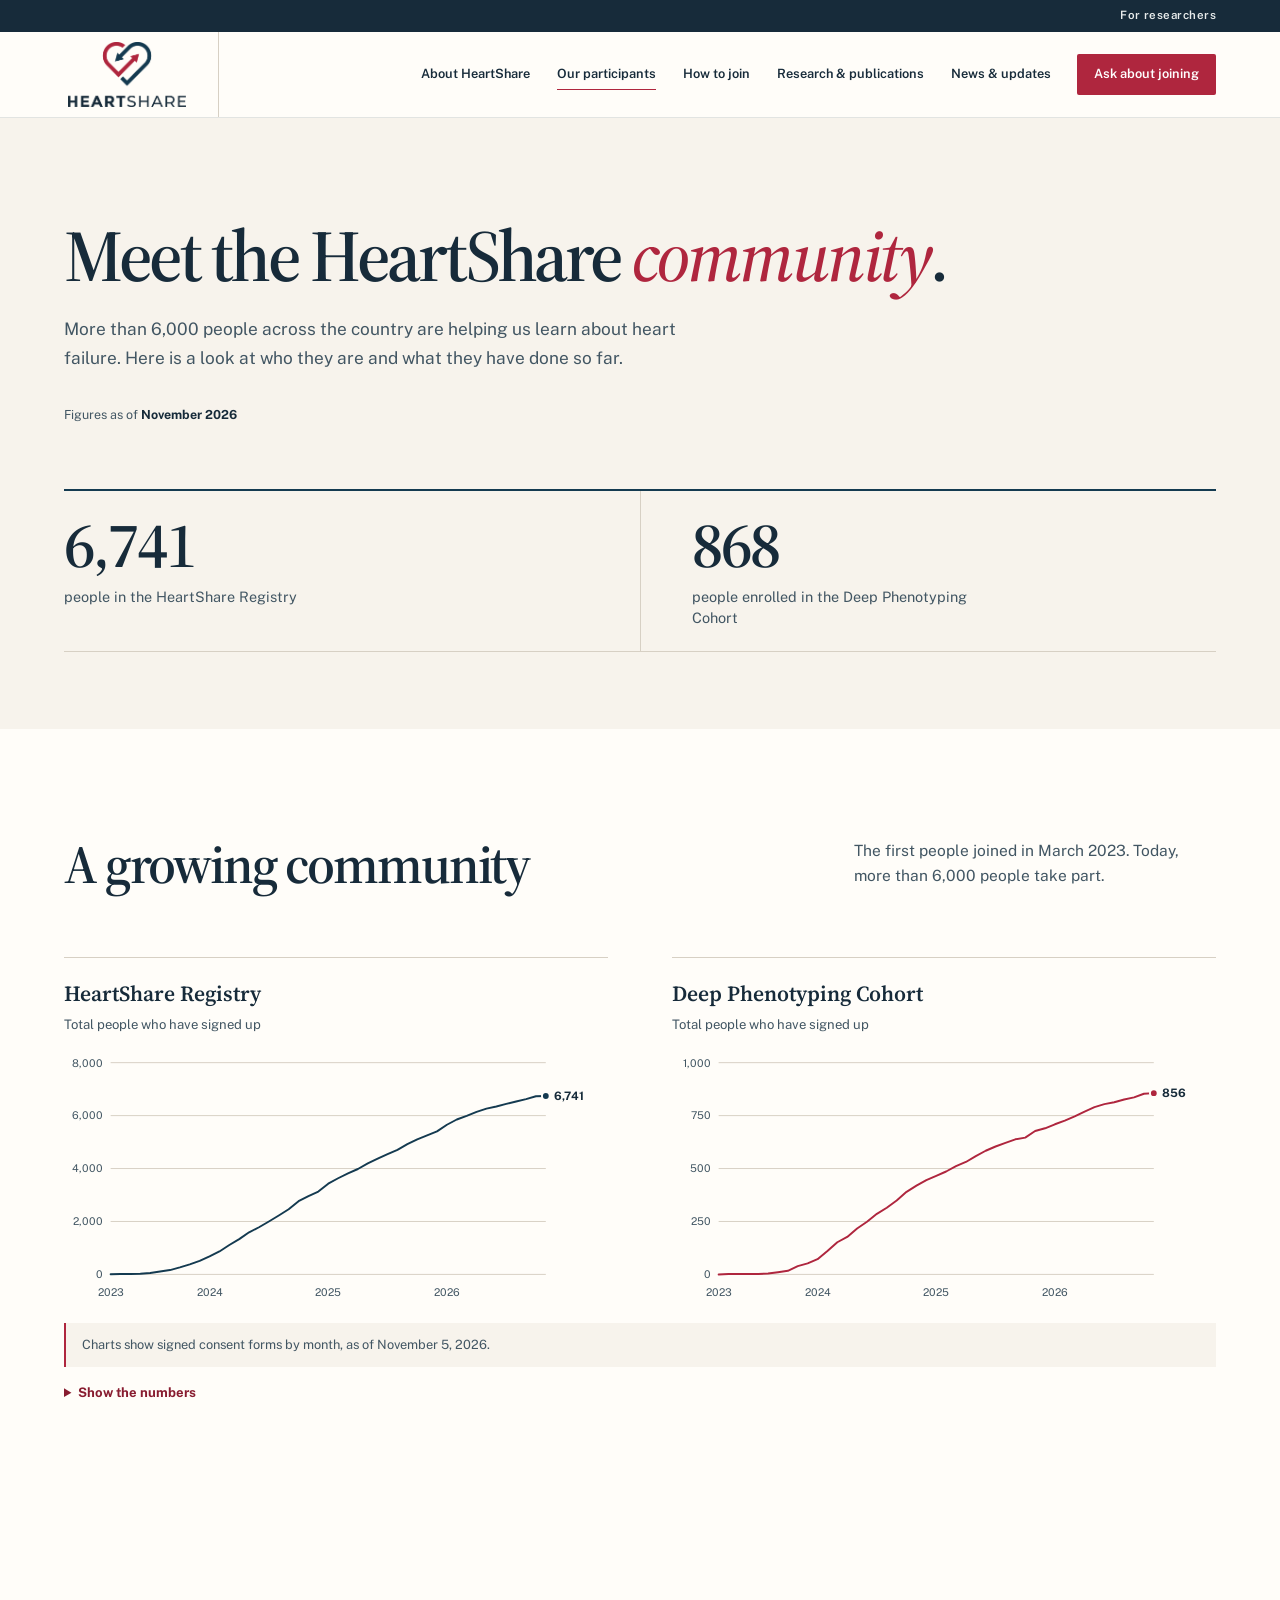
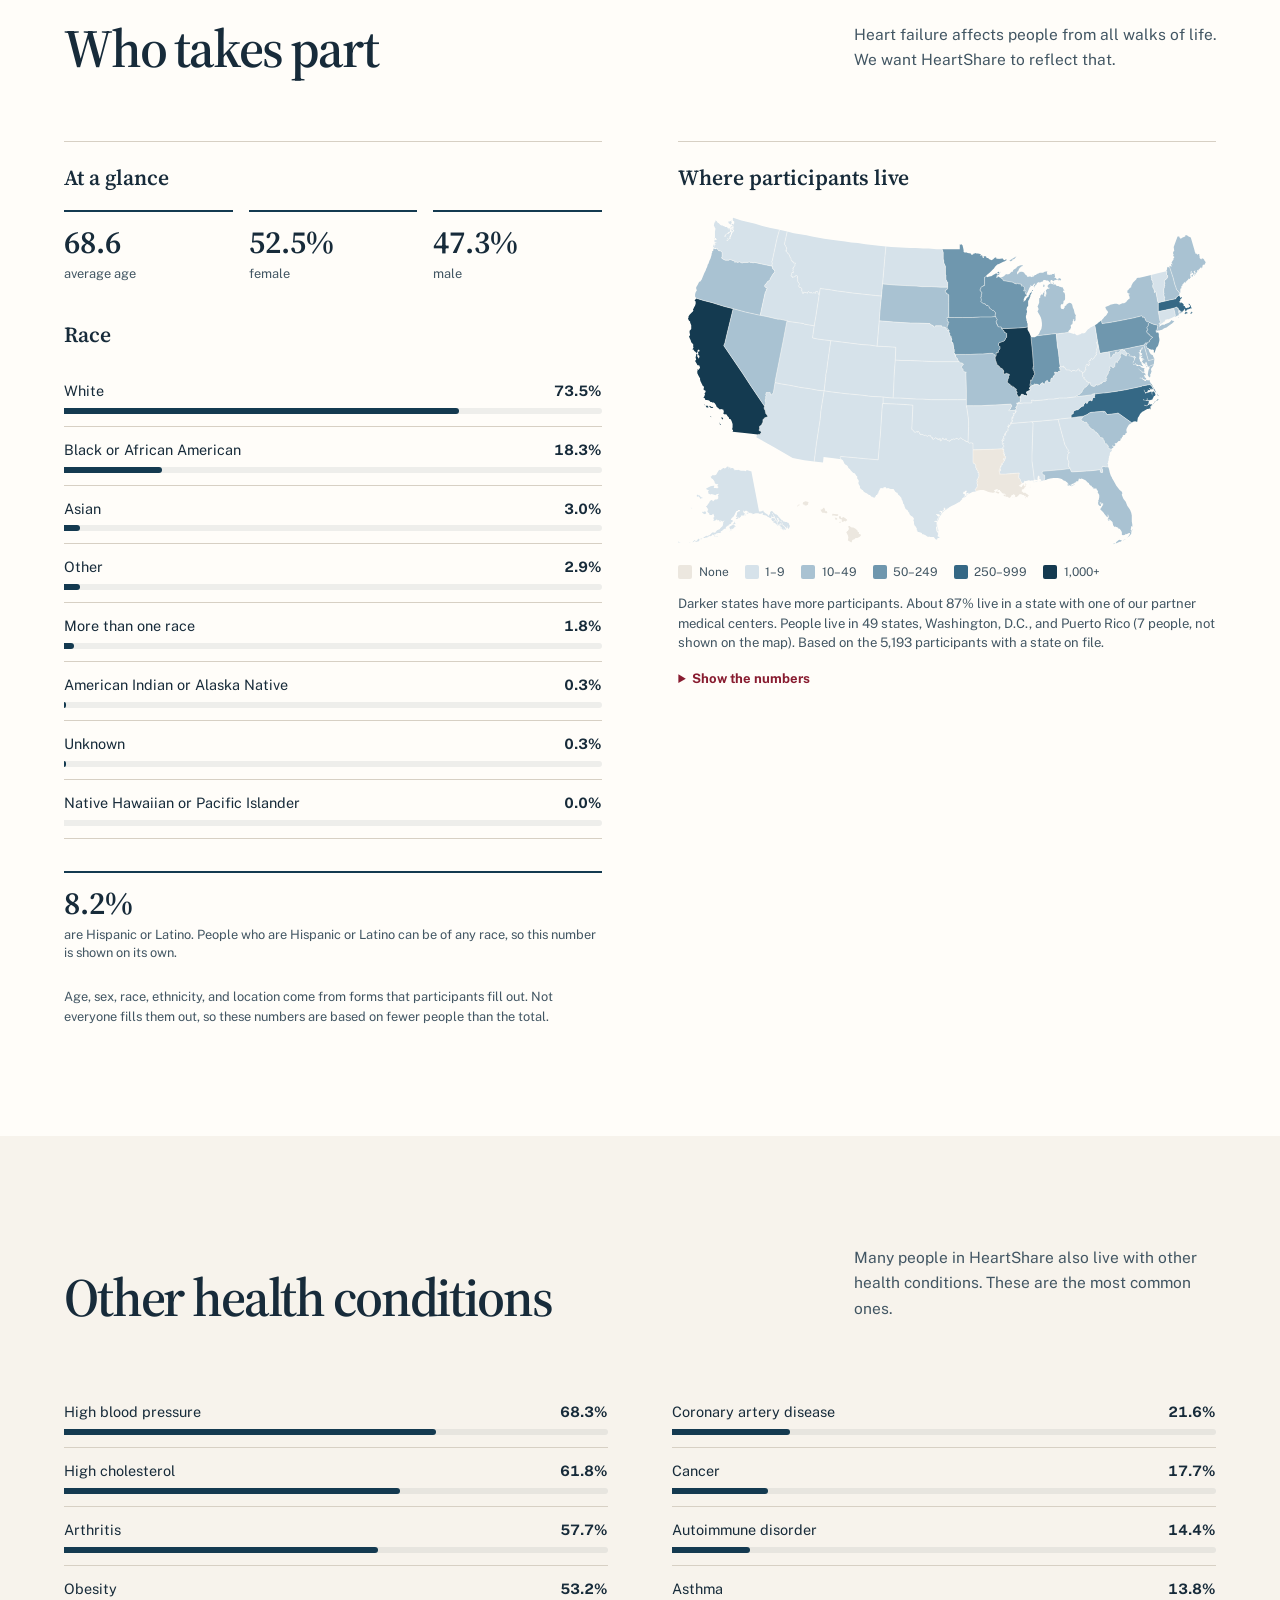
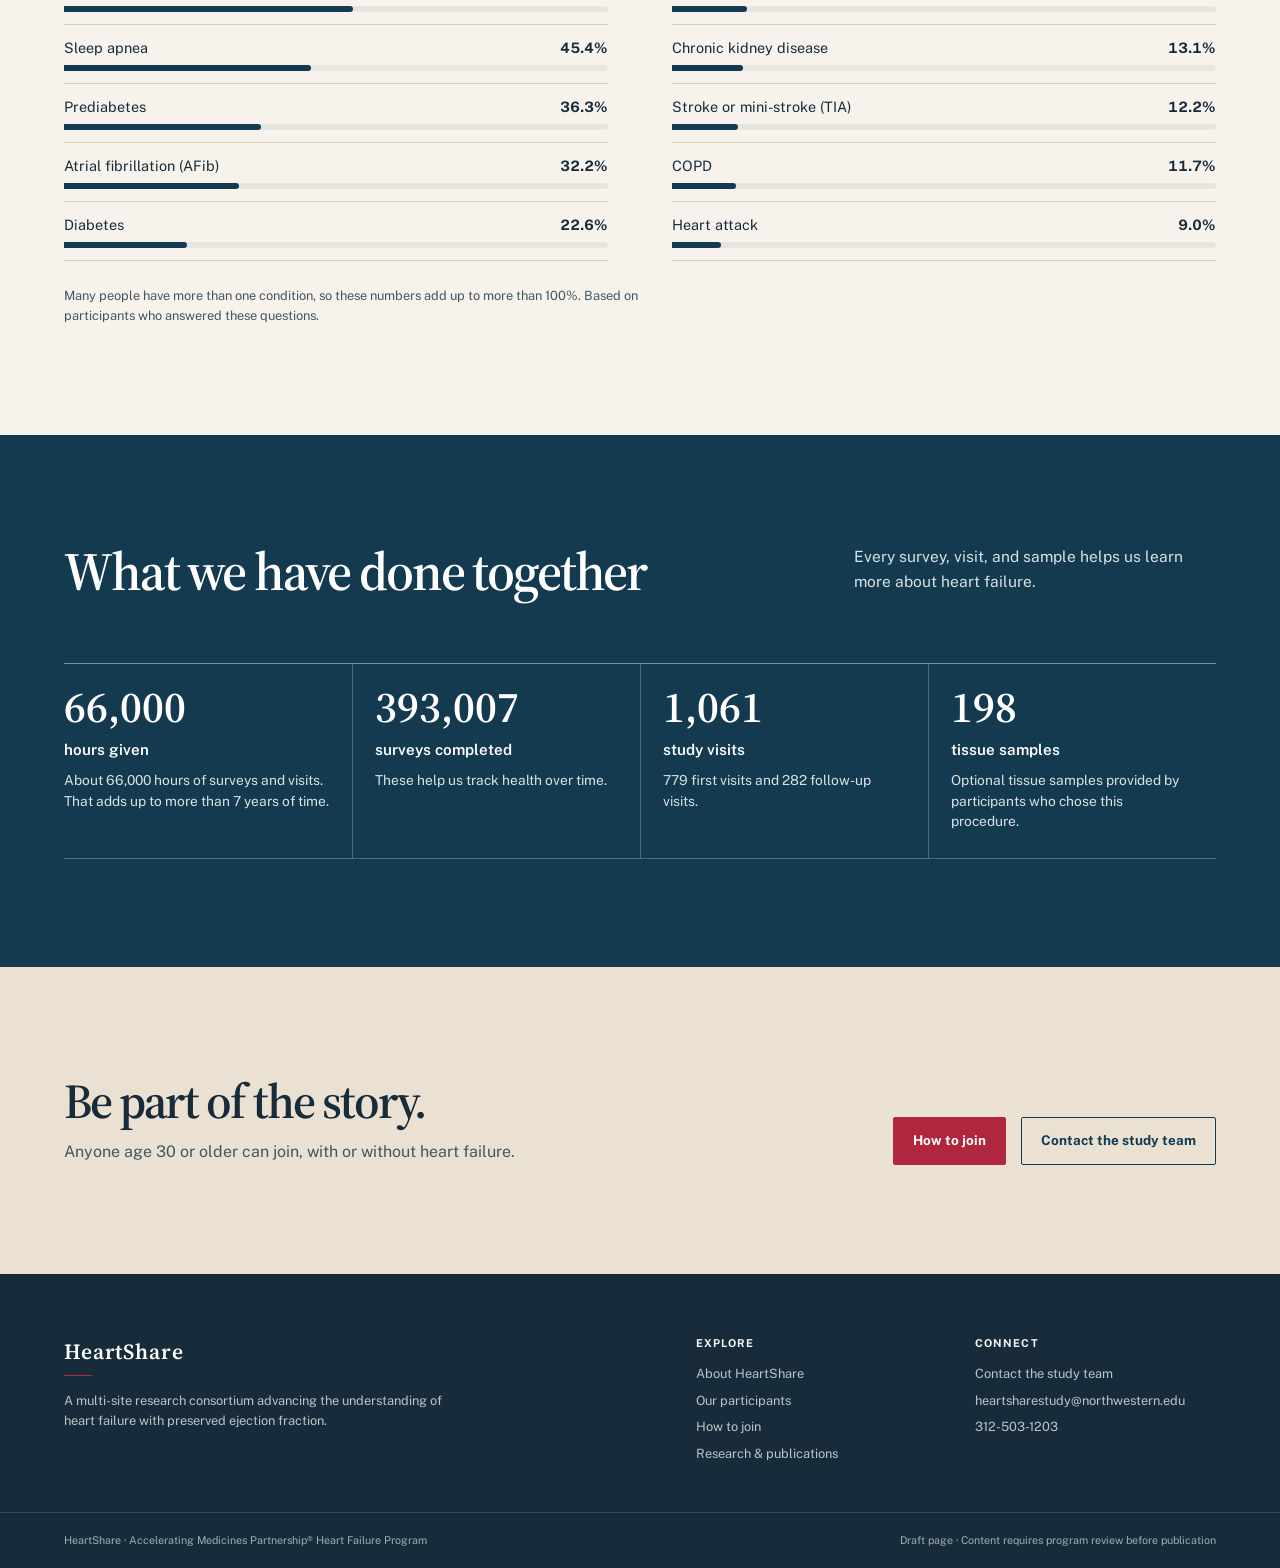
<file: our-participants.html>
<!doctype html>
<html lang="en">
  <head>
    <meta charset="UTF-8" />
    <meta name="viewport" content="width=device-width, initial-scale=1.0" />
    <meta name="description" content="Meet the people taking part in HeartShare, a national research study on heart failure." />
    <title>Our participants — HeartShare</title>
    <link rel="icon" type="image/png" href="heartshare-logo.png" />
    <link rel="preconnect" href="https://fonts.googleapis.com" />
    <link rel="preconnect" href="https://fonts.gstatic.com" crossorigin />
    <link href="https://fonts.googleapis.com/css2?family=Public+Sans:ital,wght@0,400;0,500;0,600;0,700;1,400&family=Source+Serif+4:ital,opsz,wght@0,8..60,500;0,8..60,600;0,8..60,700;1,8..60,500;1,8..60,600&display=swap" rel="stylesheet" />
    <link rel="stylesheet" href="site.css" />
    <style>
      /* Our participants: figures first, one idea per section, no decorative charts. */
      .as-of{margin:0;color:var(--ink-soft);font-size:.78rem}.as-of strong{color:var(--ink)}
      .headline-stats{display:grid;grid-template-columns:repeat(2,minmax(0,1fr));max-width:1280px;margin:clamp(2.5rem,5vw,4rem) auto 0;border-top:2px solid var(--navy)}
      .headline-stat{padding:1.4rem 0 0;border-bottom:1px solid var(--line)}.headline-stat+.headline-stat{padding-left:clamp(1.5rem,4vw,4rem);border-left:1px solid var(--line)}
      .stat-number{display:block;font-family:var(--serif);font-size:clamp(2.8rem,5vw,4.6rem);font-weight:600;line-height:1;letter-spacing:-.03em}.stat-label{display:block;max-width:300px;margin:.6rem 0 1.4rem;color:var(--ink-soft);font-size:.9rem;line-height:1.45}
      .wrap{max-width:1280px;margin:auto}
      .growth{background:var(--paper)}.growth-charts{display:grid;grid-template-columns:repeat(2,minmax(0,1fr));gap:clamp(2rem,5vw,5rem)}
      .chart-panel{border-top:1px solid var(--line);padding-top:1.2rem}.chart-panel h3{margin:0 0 .25rem;font-family:var(--serif);font-size:1.35rem;font-weight:600}.chart-panel .chart-sub{margin:0 0 1rem;color:var(--ink-soft);font-size:.82rem}
      .chart{position:relative}.chart svg{display:block;width:100%;height:auto;overflow:visible}.chart .grid line{stroke:var(--line);stroke-width:1}.chart .axis text{fill:var(--ink-soft);font-family:var(--sans);font-size:11px}.chart .end-label{fill:var(--ink);font-family:var(--sans);font-size:12px;font-weight:700}
      .chart-tip{position:absolute;z-index:2;padding:.45rem .6rem;color:var(--ink);background:var(--paper);border:1px solid var(--line);border-radius:3px;font-size:.75rem;line-height:1.35;white-space:nowrap;pointer-events:none;transform:translate(-50%,calc(-100% - 12px))}.chart-tip[hidden]{display:none}.chart-tip strong{display:block;font-size:.85rem}
      .chart-note{margin:1.2rem 0 0;padding:.8rem 1rem;border-left:2px solid var(--crimson);background:var(--cream);color:var(--ink-soft);font-size:.8rem;line-height:1.5}
      details.data-table{margin-top:1rem;font-size:.82rem}details.data-table summary{color:var(--crimson-deep);font-weight:700;cursor:pointer}details.data-table table{width:100%;max-width:520px;margin-top:.8rem;border-collapse:collapse}details.data-table th,details.data-table td{padding:.4rem .6rem;border-bottom:1px solid var(--line);text-align:right}details.data-table th:first-child,details.data-table td:first-child{text-align:left}
      .health{background:var(--cream)}.health .bar-list{grid-template-rows:repeat(8,auto);grid-auto-flow:column}.bar-list{display:grid;grid-template-columns:repeat(2,minmax(0,1fr));gap:0 clamp(2rem,5vw,5rem);margin:0;padding:0;list-style:none}
      .bar-row{display:grid;grid-template-columns:minmax(0,1fr) 3.6rem;gap:.35rem .8rem;align-items:center;padding:.75rem 0;border-bottom:1px solid var(--line)}.bar-row span{font-size:.9rem}.bar-row b{font-size:.9rem;text-align:right;font-variant-numeric:tabular-nums}.bar-track{grid-column:1 / -1;height:6px;background:rgba(23,43,58,.07);border-radius:0 4px 4px 0}.bar-fill{height:100%;background:var(--navy);border-radius:0 4px 4px 0}
      .footnote{max-width:640px;margin:1.6rem 0 0;color:var(--ink-soft);font-size:.8rem;line-height:1.55}
      .people{background:var(--paper)}.people-grid{display:grid;grid-template-columns:minmax(0,1fr) minmax(0,1fr);gap:clamp(2rem,6vw,6rem)}
      .people-block{padding-top:1.2rem;border-top:1px solid var(--line)}.people-block h3{margin:0 0 1rem;font-family:var(--serif);font-size:1.35rem;font-weight:600}
      .mini-stats{display:grid;grid-template-columns:repeat(3,minmax(0,1fr));gap:1rem;margin-bottom:2.2rem}.mini-stats div{padding-top:.8rem;border-top:2px solid var(--navy)}.mini-stats strong{display:block;font-family:var(--serif);font-size:2rem;font-weight:600;line-height:1.1}.mini-stats span{display:block;margin-top:.3rem;color:var(--ink-soft);font-size:.8rem;line-height:1.4}
      .map-figure{margin:0}.state-map{display:block;width:100%;height:auto}.state-map path{stroke:none}.state-map path:hover{stroke:var(--crimson);stroke-width:2}.state-map .borders{fill:none;stroke:var(--paper);stroke-width:.8;pointer-events:none}.map-figure figcaption{margin-top:.8rem;color:var(--ink-soft);font-size:.82rem;line-height:1.5}
      .b0{fill:#ece7df;background:#ece7df}.b1{fill:#d6e2ea;background:#d6e2ea}.b2{fill:#a9c2d2;background:#a9c2d2}.b3{fill:#6f97ae;background:#6f97ae}.b4{fill:#356885;background:#356885}.b5{fill:#143a50;background:#143a50}
      .map-legend{display:flex;flex-wrap:wrap;gap:.4rem 1rem;margin:1rem 0 0;padding:0;list-style:none;color:var(--ink-soft);font-size:.75rem}.map-legend li{display:flex;align-items:center;gap:.4rem}.map-legend i{display:block;width:14px;height:14px;border-radius:2px}
      .impact{color:#fff;background-color:var(--navy);background-image:linear-gradient(130deg,rgba(255,255,255,.055) 0 1px,transparent 1px 28px)}.impact .section-head h2{color:#fff}.impact .section-head p{color:#d9e2e4}
      .impact-grid{display:grid;grid-template-columns:repeat(4,minmax(0,1fr));border-top:1px solid rgba(255,255,255,.43)}.impact-item{padding:1.4rem 1.4rem 1.6rem 0;border-bottom:1px solid rgba(255,255,255,.25)}.impact-item+.impact-item{padding-left:1.4rem;border-left:1px solid rgba(255,255,255,.25)}.impact-item strong{display:block;font-family:var(--serif);font-size:clamp(2.1rem,3.4vw,3rem);font-weight:600;line-height:1}.impact-item span{display:block;margin:.5rem 0 .55rem;color:#fff;font-size:.95rem;font-weight:600}.impact-item p{margin:0;color:#d9e2e4;font-size:.86rem;line-height:1.5}
      .closing{background:var(--oat)}.closing-inner{display:grid;grid-template-columns:minmax(0,1fr) auto;gap:2rem;align-items:end;max-width:1280px;margin:auto}.closing h2{max-width:720px;margin:0 0 .8rem;font-family:var(--serif);font-size:clamp(2.2rem,3.8vw,3.6rem);font-weight:600;line-height:1.05;letter-spacing:-.04em}.closing p{max-width:560px;margin:0;color:var(--ink-soft)}
      @media(max-width:900px){.impact-grid{grid-template-columns:repeat(2,minmax(0,1fr))}.impact-item:nth-child(3){padding-left:0;border-left:0}}
      @media(max-width:780px){.health .bar-list{grid-template-rows:none;grid-auto-flow:row}.growth-charts,.bar-list,.people-grid,.closing-inner{grid-template-columns:1fr}.headline-stats{grid-template-columns:1fr}.headline-stat+.headline-stat{padding-left:0;border-left:0}}
      @media(max-width:460px){.impact-grid{grid-template-columns:1fr}.impact-item+.impact-item{padding-left:0;border-left:0}}
    </style>
  </head>
  <body>
    <a class="skip-link" href="#main-content">Skip to main content</a>
    <div class="utility-bar"><a href="https://amphf.org/for-scientists/">For researchers</a></div>
    <header id="top" class="site-header">
      <a class="brand brand-logo" href="index.html" aria-label="HeartShare home"><img src="heartshare-logo.png" alt="HeartShare" /></a>
      <button class="menu-button" type="button" aria-expanded="false" aria-controls="site-navigation">Menu</button>
      <nav id="site-navigation" class="main-nav" aria-label="Main navigation" data-open="false">
        <a href="https://amphf.org/about/">About HeartShare</a><a href="our-participants.html" aria-current="page">Our participants</a><a href="join.html">How to join</a><a href="index.html#research">Research &amp; publications</a><a href="https://amphf.org/news-and-updates/in-the-news/">News &amp; updates</a><a class="nav-cta" href="mailto:heartsharestudy@northwestern.edu?subject=HeartShare%20study%20inquiry">Ask about joining</a>
      </nav>
    </header>
    <main id="main-content">
      <!-- All figures on this page are as of the date below. Update them together. -->
      <section class="page-hero" aria-labelledby="page-heading">
        <div class="page-hero-inner">
          <h1 id="page-heading">Meet the HeartShare <em>community</em>.</h1>
          <p class="lede">More than 6,000 people across the country are helping us learn about heart failure. Here is a look at who they are and what they have done so far.</p>
          <p class="as-of">Figures as of <strong>November 2026</strong></p>
          <div class="headline-stats">
            <div class="headline-stat"><span class="stat-number">6,741</span><span class="stat-label">people in the HeartShare Registry</span></div>
            <div class="headline-stat"><span class="stat-number">868</span><span class="stat-label">people enrolled in the Deep Phenotyping Cohort</span></div>
          </div>
        </div>
      </section>

      <section class="section growth" aria-labelledby="growth-heading">
        <div class="section-head"><h2 id="growth-heading">A growing community</h2><p>The first people joined in March 2023. Today, more than 6,000 people take part.</p></div>
        <div class="wrap">
          <div class="growth-charts">
            <div class="chart-panel"><h3>HeartShare Registry</h3><p class="chart-sub">Total people who have signed up</p><div class="chart" data-series="registry" data-color="var(--navy)"></div></div>
            <div class="chart-panel"><h3>Deep Phenotyping Cohort</h3><p class="chart-sub">Total people who have signed up</p><div class="chart" data-series="cohort" data-color="var(--crimson)"></div></div>
          </div>
          <p class="chart-note">Charts show signed consent forms by month, as of November 5, 2026.</p>
          <details class="data-table"><summary>Show the numbers</summary><table><caption class="visually-hidden">People enrolled over time</caption><thead><tr><th scope="col">Date</th><th scope="col">Registry</th><th scope="col">Deep Phenotyping</th></tr></thead><tbody id="growth-table"></tbody></table></details>
        </div>
      </section>

      <section class="section people" aria-labelledby="people-heading">
        <div class="section-head"><h2 id="people-heading">Who takes part</h2><p>Heart failure affects people from all walks of life. We want HeartShare to reflect that.</p></div>
        <div class="wrap people-grid">
          <div class="people-block">
            <h3>At a glance</h3>
            <div class="mini-stats">
              <div><strong>68.6</strong><span>average age</span></div>
              <div><strong>52.5%</strong><span>female</span></div>
              <div><strong>47.3%</strong><span>male</span></div>
            </div>
            <h3>Race</h3>
            <ul class="bar-list" style="grid-template-columns:1fr">
              <li class="bar-row"><span>White</span><b>73.5%</b><div class="bar-track"><div class="bar-fill" style="width:73.5%"></div></div></li>
              <li class="bar-row"><span>Black or African American</span><b>18.3%</b><div class="bar-track"><div class="bar-fill" style="width:18.3%"></div></div></li>
              <li class="bar-row"><span>Asian</span><b>3.0%</b><div class="bar-track"><div class="bar-fill" style="width:3%"></div></div></li>
              <li class="bar-row"><span>Other</span><b>2.9%</b><div class="bar-track"><div class="bar-fill" style="width:2.9%"></div></div></li>
              <li class="bar-row"><span>More than one race</span><b>1.8%</b><div class="bar-track"><div class="bar-fill" style="width:1.8%"></div></div></li>
              <li class="bar-row"><span>American Indian or Alaska Native</span><b>0.3%</b><div class="bar-track"><div class="bar-fill" style="width:0.3%"></div></div></li>
              <li class="bar-row"><span>Unknown</span><b>0.3%</b><div class="bar-track"><div class="bar-fill" style="width:0.3%"></div></div></li>
              <li class="bar-row"><span>Native Hawaiian or Pacific Islander</span><b>0.0%</b><div class="bar-track"><div class="bar-fill" style="width:0%"></div></div></li>
            </ul>
            <div class="mini-stats" style="grid-template-columns:1fr;margin:2rem 0 0"><div><strong>8.2%</strong><span>are Hispanic or Latino. People who are Hispanic or Latino can be of any race, so this number is shown on its own.</span></div></div>
            <p class="footnote">Age, sex, race, ethnicity, and location come from forms that participants fill out. Not everyone fills them out, so these numbers are based on fewer people than the total.</p>
          </div>
          <div class="people-block">
            <h3>Where participants live</h3>
            <!-- Map built from participants' states on file, 5 Nov 2026 (5,193 people). Shading bins: 1-9, 10-49, 50-249, 250-999, 1,000+. -->
            <figure class="map-figure">
              <svg class="state-map" viewBox="0 0 975 610" role="img" aria-labelledby="map-title"><title id="map-title">Map of the United States shaded by number of HeartShare participants in each state</title><path class="b1" d="M648,492L652,492L653,492L649,493ZM642,384L642,384L656,383L666,382L689,380L690,382L693,394L702,427L704,429L705,432L707,434L708,436L707,439L710,440L709,441L707,443L707,446L706,450L707,453L708,455L709,457L708,463L708,465L710,466L711,469L694,471L682,472L670,473L661,474L661,475L660,477L662,480L665,481L665,482L665,485L666,486L665,487L665,488L664,490L661,491L658,492L655,492L659,491L659,490L657,488L656,488L655,486L656,485L655,482L653,482L652,486L652,489L652,490L649,489L646,489L645,478L642,455L642,444L643,413L644,386L643,386Z"><title>Alabama: 2 participants</title></path><path class="b1" d="M104,552L104,552L104,552ZM99,570L100,570L100,569L102,567L102,566L103,565L103,567L105,569L103,569L102,570L101,570ZM95,582L96,581L97,582ZM93,575L94,574L96,573L97,573L97,572L98,571L100,572L99,571L101,571L102,572L103,571L103,574L105,573L104,575L102,574L103,575L100,577L102,577L99,578L98,579L96,580L97,579L97,577L95,580L94,578L94,577ZM93,583L94,582L95,582ZM89,588L89,588L89,588ZM72,594L72,594L72,594ZM71,592L72,591L72,593ZM68,593L69,591L70,592ZM66,590L67,590L67,592L66,592ZM68,564L68,563L69,563L68,564ZM61,591L61,591L61,591ZM58,592L58,592L58,592ZM66,524L66,524L66,524ZM56,596L58,597L58,597ZM45,597L45,597L45,597ZM43,595L44,596L43,597ZM41,596L42,596L43,597L41,597ZM44,547L46,548L47,547L50,547L51,549L51,551L49,551L48,552L44,549ZM31,601L34,600L36,598L35,597L36,597L38,596L38,598L39,597L40,597L38,599L40,598L39,599L38,600L37,601L35,601L32,602ZM51,505L59,501L64,500L66,500L65,503L65,504L69,504L71,505L73,503L74,504L73,502L71,502L72,501L70,498L71,498L72,499L71,500L73,502L73,502L72,500L73,498L72,497L70,497L67,496L66,492L63,488L61,487L59,484L61,483L62,481L64,481L67,481L69,480L70,479L72,475L74,472L75,471L77,472L78,471L82,468L83,468L84,469L87,468L89,465L93,466L91,468L92,469L94,466L95,467L95,469L96,469L97,468L99,468L101,469L101,470L103,471L102,472L104,472L105,471L107,472L109,471L114,473L119,473L120,473L123,474L124,472L126,472L132,474L133,474L147,547L149,547L149,547L151,547L152,546L155,545L155,547L157,548L157,549L162,552L164,555L166,552L167,552L167,548L169,546L172,547L173,549L174,549L176,552L178,552L181,554L181,554L182,556L188,562L188,563L190,562L190,564L191,564L192,566L193,565L195,566L197,566L199,567L200,567L201,568L201,569L203,573L202,576L201,578L200,578L198,575L199,574L198,572L198,574L198,575L195,575L194,574L194,571L194,574L193,574L192,571L191,572L190,571L189,570L189,569L190,568L188,566L188,565L186,564L183,563L182,560L181,560L184,560L181,559L178,557L176,557L173,553L172,550L170,550L171,551L172,552L173,555L175,558L173,557L173,557L171,557L170,555L169,554L169,555L170,557L168,559L162,556L160,554L155,553L153,552L154,551L153,549L151,551L149,551L146,551L147,550L146,550L141,550L135,552L135,550L132,550L132,548L131,550L129,549L129,548L127,549L128,550L125,551L125,549L126,549L128,548L127,547L126,547L124,545L125,544L124,546L123,544L123,546L122,546L121,547L119,547L120,545L119,545L118,547L119,548L119,550L120,549L120,550L120,552L121,553L119,554L119,552L119,554L114,554L114,557L113,557L111,559L110,557L109,560L107,560L106,561L105,560L105,559L107,558L109,556L107,557L105,556L106,554L107,552L107,550L107,549L108,548L111,546L112,547L113,546L115,547L113,546L112,545L112,544L109,544L108,546L106,546L105,548L103,550L104,551L102,553L102,554L100,557L98,558L98,559L96,560L96,562L98,562L100,564L98,566L96,567L97,567L96,569L92,571L91,573L90,572L89,574L88,574L86,576L87,576L87,577L86,578L84,578L83,580L82,579L80,582L78,582L77,583L79,584L77,585L77,586L72,586L72,588L71,589L72,587L71,586L68,588L67,589L66,588L64,590L63,589L64,588L63,588L61,591L60,591L59,592L58,591L56,592L56,591L55,591L56,592L54,593L53,594L50,594L49,595L47,595L46,593L48,593L49,592L52,591L53,591L54,592L55,590L57,590L60,587L62,585L65,585L66,585L67,586L69,586L67,585L69,583L71,581L75,579L76,579L76,578L78,576L81,573L82,568L82,566L84,564L84,563L80,565L78,563L78,562L77,563L77,564L77,566L76,566L75,563L73,562L72,563L71,562L71,561L67,563L65,564L64,563L65,562L65,561L64,558L66,557L65,553L64,551L63,552L61,553L58,553L57,553L57,551L55,549L53,547L54,547L53,547L54,545L54,543L55,543L54,541L53,542L53,541L52,540L53,539L51,538L51,537L53,537L52,536L53,536L54,534L57,530L57,529L59,527L61,526L62,526L63,528L64,528L67,525L70,525L71,525L73,523L73,519L72,517L73,517L74,516L73,514L72,515L71,515L68,517L67,518L67,517L64,516L61,515L59,516L55,514L55,513L55,512L54,509L55,510L56,509L55,508L52,507L51,505ZM25,603L27,602L27,601L29,600L29,599L31,599L32,599L31,600L29,601L28,602ZM28,573L28,573L28,573ZM20,602L22,602L22,603ZM27,568L27,568L27,568ZM16,603L16,603L16,603ZM34,518L35,516L36,517L38,518L39,518L41,519L40,520L42,521L45,522L44,523L42,523L41,524L39,521L37,519L35,520L34,519ZM7,603L7,603L7,603ZM23,540L24,540L26,542L24,541ZM0,602L2,603L5,604L3,604L0,603ZM-6,601L-5,601L-1,601L0,600L1,601L-1,602L0,602L-2,603ZM-10,599L-9,600L-10,600ZM-11,601L-11,601L-11,601ZM-15,601L-14,600L-13,599L-12,599L-13,601L-11,601L-14,602ZM-18,600L-16,600L-15,600ZM-20,597L-19,598L-18,599L-19,599ZM-30,593L-29,593L-30,594ZM-35,593L-35,593L-35,593ZM-41,589L-38,588L-41,589ZM-56,577L-54,576L-54,578ZM-58,571L-57,571L-55,572L-54,574L-56,573L-57,571ZM197,577L197,577L197,577ZM196,577L196,575L197,575L198,577ZM195,575L196,575L196,576ZM188,570L188,570L188,570ZM187,569L187,568L189,568L188,570ZM186,577L186,576L188,576L188,576L187,578ZM185,573L186,571L185,570L187,570L189,571L190,572L193,574L191,574L193,575L194,576L194,576L195,578L195,578L196,580L193,580L194,579L193,579L192,577L192,579L191,578L190,578L191,580L192,579L193,580L192,581L190,580L189,578L188,577L189,576L186,574ZM183,574L183,574L183,574ZM180,567L182,566L182,565L185,564L187,566L189,567L188,568L186,568L186,569L184,569L184,569L184,572L183,573L183,572ZM175,556L176,557L178,557L180,559L179,560L180,561L181,563L180,566L178,565L179,563L177,561L177,560ZM174,565L175,563L177,563L178,565L180,568L181,573L180,572L178,569L176,568L176,567L175,567L175,565ZM173,566L174,565L175,566L175,567L174,568ZM169,561L169,560L172,558L173,559L175,559L177,563L176,563L174,562L174,565L171,564L170,562ZM121,555L123,552L124,550L124,551L122,554L123,554ZM120,551L121,550L122,549L121,552Z"><title>Alaska: 3 participants</title></path><path class="b1" d="M145,407L149,407L149,406L150,405L151,404L150,401L147,400L147,399L148,397L148,395L147,394L148,393L148,392L150,391L152,389L153,386L154,386L154,382L154,382L154,380L156,379L157,377L160,376L162,375L163,374L160,370L159,369L159,368L158,363L157,362L156,359L157,356L158,355L157,354L159,353L159,349L158,345L159,342L159,341L159,338L160,336L159,335L160,331L163,331L164,331L167,331L168,335L170,335L173,331L176,313L185,315L203,318L223,322L239,324L239,324L254,327L265,328L259,365L258,378L251,424L247,456L229,454L208,450L172,429L142,412L143,409Z"><title>Arizona: 9 participants</title></path><path class="b1" d="M277,237L286,238L301,240L333,244L348,245L361,247L382,248L395,249L394,272L392,300L391,327L390,341L378,340L372,339L349,338L335,336L315,334L303,333L303,333L279,330L265,328L268,302L268,299L270,289L271,280Z"><title>Colorado: 8 participants</title></path><path class="b2" d="M815,594L815,593L816,594ZM813,596L813,596L813,596ZM807,599L811,597L812,597L808,599ZM794,604L795,602L800,598L804,599L805,600L802,602L802,601L800,602L796,604L794,605ZM790,605L792,604L792,605L790,606ZM786,605L786,605L786,605ZM777,558L778,559L780,562L782,563L783,563L782,564L780,563L778,559ZM770,606L770,606L770,606ZM720,495L722,494L722,495ZM711,469L712,471L713,474L714,475L748,473L766,471L766,475L767,476L770,476L770,471L769,469L769,466L770,466L770,465L773,465L775,466L778,466L780,466L781,468L782,471L783,476L785,482L787,485L787,486L790,491L795,500L801,508L805,511L806,514L805,515L805,517L807,522L808,524L812,529L815,537L818,541L820,544L822,549L823,554L823,565L824,571L824,575L823,573L822,574L821,580L822,581L821,583L821,584L822,583L824,578L824,580L822,585L822,587L818,592L816,593L819,589L820,586L818,586L815,587L814,588L812,587L811,589L807,590L805,589L805,588L805,585L805,585L804,582L801,578L799,578L798,576L797,576L793,574L792,575L790,573L789,571L788,566L785,563L782,561L781,563L780,559L779,558L780,558L781,559L781,555L781,554L780,554L780,552L779,553L780,556L778,557L773,551L772,549L769,546L766,543L766,542L767,541L770,536L771,535L771,533L771,532L769,532L770,534L768,533L768,533L768,531L765,530L765,531L764,532L766,532L767,534L767,537L765,537L765,539L765,537L763,535L762,533L762,530L761,526L761,526L762,529L763,529L762,527L763,526L764,521L764,517L763,515L761,512L762,510L760,508L760,507L759,507L759,505L755,505L754,506L753,503L751,503L750,500L748,500L748,499L746,498L745,495L743,494L740,491L739,490L734,488L732,487L730,488L727,487L727,488L726,490L726,492L724,492L723,492L716,497L716,496L714,498L712,498L713,500L714,500L718,498L720,496L719,498L714,501L710,499L707,500L706,498L706,496L706,495L707,499L708,498L708,497L706,494L704,493L702,491L700,491L696,488L693,487L689,486L686,486L681,486L675,487L671,488L668,489L664,490L665,488L665,487L666,486L665,485L665,482L665,481L662,480L660,477L661,475L661,474L670,473L682,472L694,471Z"><title>Florida: 44 participants</title></path><path class="b1" d="M689,380L693,379L713,377L726,375L726,375L735,374L735,375L733,377L732,379L731,380L732,382L734,383L735,383L737,385L738,385L740,385L741,385L742,387L744,389L744,391L747,394L748,396L749,396L751,398L753,398L755,400L756,402L759,403L760,405L762,406L762,408L764,409L764,410L765,411L766,412L767,413L769,413L771,414L771,416L773,418L774,423L775,424L777,424L779,426L779,426L781,430L780,431L781,432L781,433L784,433L786,435L787,435L787,436L785,439L783,439L784,440L783,442L783,445L782,446L781,447L782,447L781,451L781,454L780,456L780,459L778,460L780,460L780,461L780,464L780,466L778,466L775,466L773,465L770,465L770,466L769,466L769,469L770,471L770,476L767,476L766,475L766,471L748,473L714,475L713,474L712,471L711,469L710,466L708,465L708,463L709,457L708,455L707,453L706,450L707,446L707,443L709,441L710,440L707,439L708,436L707,434L705,432L704,429L702,427L693,394L690,382Z"><title>Georgia: 4 participants</title></path><path class="b3" d="M640,230L642,231L645,231L647,231L652,228L669,226L686,224L686,225L688,247L690,257L691,268L693,284L691,286L693,287L692,289L694,289L694,292L691,292L688,295L685,294L683,294L683,295L684,298L682,300L681,301L680,304L679,305L677,305L676,308L676,310L676,312L674,313L673,312L672,312L670,311L670,309L669,309L666,312L666,314L665,315L664,316L663,316L664,315L662,315L661,313L657,316L656,318L655,319L654,317L651,316L649,316L648,317L647,315L646,316L647,317L647,318L646,319L645,317L643,318L641,317L641,317L642,319L641,320L639,320L638,317L639,316L639,314L640,312L639,310L640,308L642,309L642,307L643,305L643,304L645,303L645,300L647,298L647,297L646,295L646,293L645,292L645,290L644,289L643,288L645,287L644,286L644,284L645,284L644,273L643,258L641,239Z"><title>Indiana: 65 participants</title></path><path class="b1" d="M394,272L405,273L422,273L443,274L465,275L480,275L495,275L510,275L512,277L515,278L515,277L516,278L517,279L517,280L518,280L517,281L516,281L516,282L515,283L514,286L517,289L517,289L517,291L519,293L520,294L523,294L522,295L523,326L523,344L507,344L489,344L472,344L459,344L443,343L433,343L402,341L390,341L391,327L392,300Z"><title>Kansas: 9 participants</title></path><path class="b2" d="M940,115L940,115L940,115ZM938,116L938,114L940,116L939,117ZM936,112L936,112L936,112ZM932,116L932,116L932,116ZM934,125L934,125L934,125ZM931,119L933,117L934,119L934,120L932,121ZM930,116L930,113L931,113L931,116ZM910,150L908,149L907,147L905,145L904,144L903,140L903,140L901,135L898,123L895,114L891,102L892,101L893,102L895,103L895,101L894,99L895,98L897,99L897,98L895,96L896,94L897,92L899,90L898,89L900,86L900,85L899,85L899,84L898,83L899,80L898,80L898,76L900,74L899,67L906,48L909,48L910,51L912,52L915,50L916,50L917,49L920,48L920,46L923,46L923,46L926,48L928,49L930,50L937,74L937,75L938,77L938,77L939,80L940,79L942,81L944,80L945,80L946,82L945,83L946,84L946,87L948,89L949,90L950,88L952,88L954,90L955,92L956,93L957,95L955,99L954,100L953,99L951,100L952,101L951,103L950,103L951,104L950,106L949,104L947,105L947,104L946,107L944,108L944,110L943,109L941,110L942,111L941,113L942,113L940,114L939,114L937,112L939,110L937,110L935,111L936,113L937,115L936,117L937,118L937,120L937,120L936,118L935,117L934,116L935,115L933,114L932,114L931,112L932,111L931,110L930,112L930,112L929,113L930,114L929,116L929,120L930,122L930,123L929,123L928,125L927,125L926,126L926,124L925,125L925,126L924,128L923,127L923,129L921,129L921,131L920,132L919,131L918,131L917,133L916,134L915,134L915,135L915,137L913,138L913,140L913,142L911,143L911,145L911,146L911,150Z"><title>Maine: 26 participants</title></path><path class="b4" d="M928,187L929,187L931,186L932,184L933,186L932,187L931,188ZM918,188L919,188L920,186L921,184L923,186L925,187L920,188L920,189ZM871,168L884,165L892,163L903,161L903,159L904,159L904,158L905,157L906,157L906,156L908,155L909,155L911,159L913,159L913,158L914,158L914,160L913,160L911,162L911,163L911,164L909,166L910,167L910,167L910,169L911,169L912,167L913,168L914,168L917,171L917,174L919,174L920,177L922,178L925,177L925,178L926,177L929,175L929,175L928,172L927,173L926,170L927,170L928,171L930,174L931,177L931,180L930,178L930,178L926,180L925,180L923,181L923,182L920,183L918,186L916,188L918,186L920,183L919,180L920,180L918,179L918,182L915,183L915,185L913,186L912,183L911,183L910,182L908,181L907,178L906,179L905,176L899,178L899,178L882,182L871,184L871,183Z"><title>Massachusetts: 410 participants</title></path><path class="b3" d="M479,71L492,71L511,71L511,62L512,63L514,62L516,64L517,68L518,73L518,76L520,77L524,77L525,78L531,79L532,81L534,81L536,80L536,79L538,79L540,78L541,79L544,79L548,80L549,80L549,81L548,82L549,83L551,82L552,83L552,84L553,87L555,87L554,85L555,84L558,84L559,85L559,86L561,87L563,87L563,88L565,90L566,89L566,91L567,90L568,91L571,90L575,86L577,86L578,89L581,88L581,89L588,88L589,88L590,90L592,91L594,90L596,90L596,91L595,91L593,93L590,94L582,98L579,99L575,103L573,106L570,109L568,111L567,112L565,114L559,119L560,121L559,120L558,121L557,122L556,122L556,136L556,137L554,137L554,138L551,139L549,141L549,143L548,144L548,147L549,147L551,150L551,151L550,154L550,156L550,158L549,158L550,162L550,164L549,166L553,169L554,170L557,170L558,172L559,173L562,173L564,175L565,178L568,180L570,182L572,182L575,185L576,187L575,191L576,193L568,194L549,194L534,195L516,195L502,195L491,195L491,168L491,154L490,153L488,152L487,152L486,149L484,147L485,146L488,144L489,142L489,140L489,137L489,133L489,131L488,130L487,128L486,126L486,123L486,122L486,120L486,118L485,117L485,108L485,106L485,102L483,98L482,95L482,94L482,92L481,89L481,87L481,85L481,83L481,81L481,78L481,77L480,74L479,71Z"><title>Minnesota: 221 participants</title></path><path class="b3" d="M849,246L850,244L851,241L852,240L855,239L855,237L859,232L861,231L856,228L855,226L854,226L853,224L851,223L850,221L850,219L851,219L852,216L850,214L851,212L852,211L853,209L853,206L855,204L862,207L870,209L870,211L869,216L869,217L867,218L867,221L867,222L869,222L871,222L871,222L872,225L872,229L873,234L873,237L871,245L870,247L868,249L867,251L866,254L865,257L864,259L863,259L863,255L863,254L860,253L859,253L859,254L858,253L855,252L852,250L850,250L850,247L849,246Z"><title>New Jersey: 98 participants</title></path><path class="b4" d="M864,329L866,329L867,331ZM863,350L864,348L871,343L871,338L870,336L869,332L869,333L871,336L871,338L871,344L870,345L867,346ZM756,334L761,333L771,332L773,332L780,331L794,329L812,326L840,320L842,319L859,316L861,320L864,325L868,332L868,332L866,328L864,328L863,324L860,319L859,318L856,317L858,319L858,319L859,320L862,325L862,326L861,325L859,323L859,324L860,325L858,325L855,323L854,323L857,326L855,327L850,326L852,327L853,328L851,329L851,330L849,331L847,330L846,328L845,325L845,327L845,328L847,331L847,333L850,332L852,331L853,331L856,330L858,329L859,330L859,332L860,337L860,336L860,334L860,331L860,330L862,329L863,329L865,332L866,335L865,337L863,338L862,340L861,342L860,344L858,344L856,345L853,345L852,344L851,342L853,341L853,341L850,342L852,345L849,344L848,345L845,344L843,343L844,345L846,345L850,346L853,346L854,347L853,352L850,355L846,353L846,355L848,355L850,356L852,354L855,353L855,351L856,352L857,353L858,353L857,352L859,352L859,354L858,355L857,356L856,359L856,360L855,360L854,359L854,358L854,360L853,360L856,361L857,358L860,354L862,350L863,350L861,352L858,357L857,361L856,362L856,361L853,361L851,361L847,363L844,365L842,366L838,370L836,374L834,377L833,383L833,384L832,384L829,383L825,384L823,386L798,368L795,369L778,371L777,369L774,365L772,367L772,365L749,367L746,368L742,371L735,374L726,375L726,375L713,377L713,371L716,370L717,369L717,368L717,366L719,364L721,363L726,362L727,361L729,359L730,358L733,356L735,356L736,353L736,352L737,352L738,350L740,348L741,349L741,351L742,351L743,349L744,347L747,345L749,345L749,346L751,346L752,341L754,340L756,340L755,338L756,337L755,335Z"><title>North Carolina: 512 participants</title></path><path class="b1" d="M377,66L387,67L404,68L421,69L431,69L445,70L455,70L469,71L479,71L479,71L480,74L481,77L481,78L481,81L481,83L481,85L481,87L481,89L482,92L482,94L482,95L483,98L485,102L485,106L485,108L485,117L486,118L486,120L486,122L486,123L486,126L487,128L488,130L489,131L489,133L489,137L489,140L477,140L460,139L443,139L432,138L412,137L392,136L371,134L375,88Z"><title>North Dakota: 7 participants</title></path><path class="b1" d="M372,339L378,340L390,341L402,341L433,343L443,343L459,344L472,344L489,344L507,344L523,344L523,355L524,360L527,381L527,393L526,421L526,421L525,420L522,420L521,418L520,418L518,417L517,416L516,416L514,414L512,413L511,415L509,416L507,415L506,414L501,416L499,415L498,416L496,416L495,417L495,418L494,418L493,418L492,420L490,418L489,418L488,417L486,416L487,415L485,415L485,416L484,417L483,416L482,416L481,414L479,414L480,415L478,417L477,419L476,419L475,417L476,416L475,414L475,416L473,415L472,417L471,416L471,415L468,414L468,413L467,413L466,414L463,416L461,415L462,413L459,412L458,409L458,410L454,409L453,410L452,411L450,409L449,408L447,409L443,407L441,407L439,407L438,404L435,401L435,403L432,402L431,403L429,403L426,399L424,398L426,354L416,353L396,352L372,351Z"><title>Oklahoma: 2 participants</title></path><path class="b3" d="M756,209L759,207L762,205L762,204L763,204L768,200L769,206L783,204L800,201L825,196L841,192L842,193L843,195L845,194L846,195L847,197L848,200L850,202L851,203L854,203L855,204L853,206L853,209L852,211L851,212L850,214L852,216L851,219L850,219L850,221L851,223L853,224L854,226L855,226L856,228L861,231L859,232L855,237L855,239L852,240L851,241L848,241L847,242L845,245L825,249L816,251L798,254L782,257L765,260L761,239Z"><title>Pennsylvania: 242 participants</title></path><path class="b2" d="M369,156L369,156L371,134L392,136L412,137L432,138L443,139L460,139L477,140L489,140L489,142L488,144L485,146L484,147L486,149L487,152L488,152L490,153L491,154L491,168L491,195L488,195L488,197L489,198L489,200L488,200L489,202L490,202L491,204L490,206L490,208L489,208L489,210L488,212L488,213L489,215L491,218L489,218L488,218L486,216L487,215L485,214L485,213L482,212L479,212L478,210L476,210L474,210L472,210L470,210L467,210L466,212L464,212L463,210L457,207L457,206L434,205L422,205L404,204L391,203L365,201L367,175Z"><title>South Dakota: 11 participants</title></path><path class="b1" d="M372,351L396,352L416,353L426,354L424,398L426,399L429,403L431,403L432,402L435,403L435,401L438,404L439,407L441,407L443,407L447,409L449,408L450,409L452,411L453,410L454,409L458,410L458,409L459,412L462,413L461,415L463,416L466,414L467,413L468,413L468,414L471,415L471,416L472,417L473,415L475,416L475,414L476,416L475,417L476,419L477,419L478,417L480,415L479,414L481,414L482,416L483,416L484,417L485,416L485,415L487,415L486,416L488,417L489,418L490,418L492,420L493,418L494,418L495,418L495,417L496,416L498,416L499,415L501,416L506,414L507,415L509,416L511,415L512,413L514,414L516,416L517,416L518,417L520,418L521,418L522,420L525,420L526,421L526,421L527,422L529,423L530,422L531,423L532,422L533,423L535,423L535,435L535,458L537,460L538,460L540,463L540,465L540,467L540,468L542,469L541,470L542,471L543,472L543,473L544,474L544,477L545,476L546,479L546,480L545,480L546,482L545,483L546,484L544,486L544,487L542,490L543,493L542,495L542,496L543,497L543,499L543,500L542,501L543,502L541,504L540,506L539,507L541,510L537,511L535,511L525,516L523,518L522,517L524,516L526,515L526,514L528,514L527,513L523,514L522,514L523,512L524,509L522,509L521,509L520,511L519,511L518,511L517,512L518,513L517,514L518,515L520,515L520,517L520,519L519,520L516,523L515,522L515,524L518,522L520,520L521,519L522,518L523,519L517,523L513,527L510,530L509,530L502,534L496,537L492,539L490,541L489,542L485,544L480,548L478,551L477,553L475,555L472,562L470,566L470,570L470,574L472,580L473,587L474,592L474,591L473,588L472,582L470,582L471,581L470,576L469,574L470,569L470,564L472,560L473,557L475,554L475,553L476,551L478,550L480,546L482,546L482,545L483,545L486,542L489,541L489,540L486,542L484,542L484,540L482,540L482,543L482,544L479,546L477,546L477,545L474,547L475,548L477,547L477,549L474,553L473,552L469,552L468,552L468,553L470,553L470,555L473,556L471,559L470,562L469,564L467,565L467,563L465,565L465,566L467,566L469,566L469,572L468,576L469,583L470,583L472,588L471,589L471,592L474,593L474,595L472,595L470,596L470,598L467,597L464,593L462,593L461,593L458,593L455,592L454,593L452,592L449,590L447,589L445,588L443,588L442,586L440,585L439,585L437,584L434,584L435,582L433,581L433,577L432,576L431,574L429,572L429,571L428,570L428,567L428,565L427,564L427,563L428,559L427,559L427,558L425,556L423,555L422,554L420,552L419,548L418,548L417,546L416,544L414,543L412,541L412,540L411,538L410,534L408,532L408,530L407,527L406,526L405,522L403,520L403,519L399,516L398,513L396,513L396,512L394,511L394,509L394,511L393,509L392,508L391,506L390,506L386,506L383,505L381,504L378,505L377,503L374,503L373,503L372,505L370,504L366,505L366,507L364,510L363,514L362,514L361,516L362,516L361,517L359,517L359,519L357,520L357,522L353,521L353,520L351,520L348,517L347,517L345,516L343,514L340,513L337,511L335,508L334,508L330,504L330,501L328,498L327,495L328,492L327,489L325,487L325,486L325,483L323,482L323,480L322,480L321,478L319,477L318,477L316,475L316,475L313,472L312,470L309,468L308,465L307,464L306,463L304,462L302,460L301,458L299,454L296,452L295,451L294,449L295,447L318,449L339,451L363,453L365,430L367,408L370,361L371,351Z"><title>Texas: 9 participants</title></path><path class="b1" d="M369,156L367,175L365,201L361,247L348,245L333,244L301,240L286,238L277,237L269,236L253,234L244,232L247,210L250,193L256,154L258,142L262,143L263,143L271,144L273,144L278,145L289,147L289,147L298,148L320,151L321,151L339,153L339,153L358,155Z"><title>Wyoming: 1 participant</title></path><path class="b1" d="M871,184L882,182L899,178L899,178L901,186L902,191L902,191L902,193L900,193L897,195L893,197L892,197L891,198L887,198L885,199L885,198L883,201L883,201L882,203L881,202L880,204L878,205L878,206L876,206L874,208L872,206L876,203L874,201Z"><title>Connecticut: 9 participants</title></path><path class="b2" d="M502,262L521,262L531,262L545,261L553,261L565,260L571,260L572,261L575,263L575,264L576,265L576,266L575,268L576,273L577,275L577,276L578,278L578,280L581,282L582,284L583,284L584,286L588,288L590,290L591,294L590,294L591,297L593,298L593,298L595,296L598,297L601,298L601,300L599,301L600,303L599,306L598,308L598,309L597,312L598,313L600,315L602,316L604,319L606,319L605,320L606,321L607,320L609,321L612,324L613,324L614,326L613,328L615,330L615,332L614,333L615,334L615,335L617,338L617,339L619,340L619,338L620,340L621,340L622,340L621,343L621,344L622,345L620,346L621,347L620,349L618,348L617,349L617,351L616,352L616,351L616,350L614,350L615,352L615,353L615,354L614,356L615,357L614,357L612,358L614,359L614,360L613,361L612,363L600,364L601,362L603,361L603,359L605,357L605,354L604,354L604,352L586,353L565,354L550,355L536,355L523,355L523,344L523,326L522,295L523,294L520,294L519,293L517,291L517,289L517,289L514,286L515,283L516,282L516,281L517,281L518,280L517,280L517,279L516,278L515,277L515,278L512,277L510,275L508,274L508,272L507,271L507,270L505,268L503,265L504,263L502,263Z"><title>Missouri: 10 participants</title></path><path class="b1" d="M733,295L734,295L738,293L738,290L740,290L739,287L739,285L740,284L740,283L740,281L741,280L743,280L744,283L745,281L746,281L746,279L745,278L746,277L745,275L746,273L748,273L748,271L750,269L752,271L754,269L756,266L758,263L759,263L759,261L758,260L760,256L759,252L760,251L761,247L760,243L759,241L759,240L761,239L765,260L782,257L784,269L787,266L788,264L789,263L790,261L792,262L794,257L797,259L800,258L802,255L803,255L805,253L806,253L808,255L809,254L811,254L810,255L811,256L813,258L813,260L814,260L813,265L803,259L803,262L802,264L802,265L803,266L799,273L797,274L797,277L794,275L793,277L792,283L792,284L790,286L787,285L786,283L784,283L783,286L784,287L783,289L782,290L783,291L782,291L780,294L781,295L780,297L777,302L776,305L778,306L776,308L777,309L774,312L773,310L769,314L767,313L768,315L767,315L763,317L761,318L758,316L758,318L755,320L753,320L751,319L750,319L748,317L748,315L747,315L748,314L747,313L744,313L744,312L741,311L740,309L738,307L738,307L736,306L737,304L736,304L735,303L734,302L734,299L734,298Z"><title>West Virginia: 1 participant</title></path><path class="b5" d="M576,265L577,264L577,262L577,261L577,259L580,259L581,258L581,255L584,252L584,248L583,247L582,246L581,245L582,241L584,240L585,240L588,239L589,238L591,238L593,236L594,233L596,231L596,226L596,224L595,223L592,222L591,219L590,218L587,216L587,215L596,215L618,214L629,213L634,212L634,215L634,217L635,219L637,222L639,227L640,230L641,239L643,258L644,273L645,284L644,284L644,286L645,287L643,288L644,289L645,290L645,292L646,293L646,295L647,297L647,298L645,300L645,303L643,304L643,305L642,307L642,309L640,308L639,310L640,312L639,314L639,316L638,317L639,320L639,321L637,323L638,325L639,326L639,327L636,328L634,329L633,329L632,330L632,332L634,335L633,337L632,337L630,336L628,336L627,335L624,334L623,334L622,336L621,338L620,339L621,340L620,340L619,338L619,340L617,339L617,338L615,335L615,334L614,333L615,332L615,330L613,328L614,326L613,324L612,324L609,321L607,320L606,321L605,320L606,319L604,319L602,316L600,315L598,313L597,312L598,309L598,308L599,306L600,303L599,301L601,300L601,298L598,297L595,296L593,298L593,298L591,297L590,294L591,294L590,290L588,288L584,286L583,284L582,284L581,282L578,280L578,278L577,276L577,275L576,273L575,268L576,266Z"><title>Illinois: 1,947 participants</title></path><path class="b1" d="M265,328L279,330L303,333L303,333L315,334L335,336L349,338L372,339L372,351L371,351L370,361L367,408L365,430L363,453L339,451L318,449L295,447L294,449L295,451L296,452L279,450L264,448L263,458L247,456L251,424L258,378L259,365Z"><title>New Mexico: 4 participants</title></path><path class="b1" d="M523,355L536,355L550,355L565,354L586,353L604,352L604,354L605,354L605,357L603,359L603,361L601,362L600,364L612,363L614,365L611,366L613,367L611,368L611,369L608,369L609,371L610,372L608,373L609,374L608,373L607,374L608,376L607,377L607,376L606,376L605,378L606,377L607,378L605,381L607,382L606,382L607,383L605,384L605,386L603,386L603,387L604,388L604,389L601,391L600,389L601,392L599,393L599,391L598,393L600,394L598,396L599,397L598,399L599,400L597,401L595,402L596,403L594,404L594,405L593,405L593,406L595,406L594,407L593,406L592,408L594,408L593,409L592,410L590,411L591,412L590,413L592,415L589,415L589,417L590,417L591,418L590,418L589,417L587,418L589,419L589,420L588,420L588,422L588,423L589,425L591,423L589,425L590,426L591,428L591,430L589,430L589,431L590,432L589,433L569,434L535,435L535,423L533,423L532,422L531,423L530,422L529,423L527,422L526,421L527,393L527,381L524,360Z"><title>Arkansas: 5 participants</title></path><path class="b5" d="M77,374L78,375L81,377L82,379L81,380L79,378L79,376L78,375ZM75,384L75,384L76,387L78,390L77,390L76,389ZM65,358L65,358L65,358ZM58,374L59,374L61,376L59,375ZM57,355L59,356L62,358L62,357L64,358L63,359L60,359L57,357ZM50,355L54,355L54,356L55,357L55,358L52,358ZM47,353L49,353L49,354ZM33,160L46,164L62,168L68,170L84,175L100,179L89,224L85,241L83,246L117,296L132,319L157,356L156,359L157,362L158,363L159,368L159,369L160,370L163,374L162,375L160,376L157,377L156,379L154,380L154,382L154,382L154,386L153,386L152,389L150,391L148,392L148,393L147,394L148,395L148,397L147,399L147,400L150,401L151,404L150,405L149,406L149,407L145,407L99,402L100,400L99,398L98,398L99,394L99,390L99,388L97,382L95,379L93,379L92,376L90,374L88,371L86,370L86,371L85,371L82,369L83,367L83,365L82,362L81,362L78,361L76,362L70,357L69,354L67,351L65,349L63,349L62,349L61,348L59,348L57,346L55,345L49,344L49,342L46,340L48,338L48,337L49,335L48,333L50,330L50,328L48,327L48,327L46,325L47,323L47,321L47,320L45,319L44,317L43,315L42,313L41,311L40,308L40,305L39,304L38,302L37,300L36,298L35,296L35,292L36,291L35,290L36,289L37,290L38,289L40,286L39,283L38,281L37,282L35,281L34,279L31,274L33,271L32,268L32,267L33,263L33,261L35,261L35,263L35,265L35,266L36,267L38,270L39,265L37,263L38,263L36,262L37,260L37,259L36,259L36,257L37,257L39,256L39,255L38,253L36,254L35,256L36,257L34,258L34,260L33,260L32,257L31,257L29,255L28,253L26,253L28,250L28,248L27,247L28,245L27,243L24,240L23,236L21,232L20,229L22,227L21,222L21,219L22,218L24,216L24,213L24,212L24,209L22,204L22,204L22,202L20,201L18,197L19,196L19,193L21,190L25,186L27,184L28,182L27,181L28,179L29,177L31,173L32,170L32,166L30,164L32,162Z"><title>California: 1,114 participants</title></path><path class="b2" d="M849,246L849,246L849,246ZM845,245L847,242L848,241L851,241L850,244L849,245L848,247L849,247L849,249L852,252L853,252L854,255L855,258L856,259L857,261L860,263L861,263L862,266L864,270L858,272L853,273L846,248Z"><title>Delaware: 32 participants</title></path><path class="b1" d="M826,267L827,265L830,267L828,270L828,269Z"><title>District of Columbia: 1 participant</title></path><path class="b0" d="M305,584L306,584L307,582L308,582L309,580L310,579L310,578L309,575L309,573L310,573L312,573L312,574L315,576L318,576L322,578L325,581L326,582L326,584L328,584L328,587L330,588L332,589L332,590L329,593L325,595L322,595L320,597L317,598L316,599L315,602L314,603L313,602L309,600L308,599L309,594L308,590L308,590L307,588ZM292,558L292,556L294,555L295,556L296,559L300,557L302,558L304,559L304,560L306,561L307,562L305,564L304,565L302,564L300,565L299,566L297,565L297,561L295,561L293,560ZM292,567L294,565L295,566L295,567L292,567ZM284,558L285,558L287,558L289,560L289,561L286,562L285,559ZM279,554L280,552L280,551L288,552L290,552L291,553L289,555L288,555L283,554L280,554ZM258,543L261,543L264,540L265,540L266,542L267,544L267,546L269,547L269,546L270,546L270,547L271,549L270,550L268,550L266,549L264,549L262,549L261,548L259,545L259,544ZM226,533L227,530L231,528L235,529L237,530L236,532L236,534L233,536L230,536L229,534L227,534ZM216,537L217,536L220,533L220,536L218,536L217,538Z"><title>Hawaii: 0 participants</title></path><path class="b3" d="M491,195L502,195L516,195L534,195L549,194L568,194L576,193L577,196L578,197L579,199L577,202L578,207L579,207L580,211L582,212L586,212L587,215L587,216L590,218L591,219L592,222L595,223L596,224L596,226L596,231L594,233L593,236L591,238L589,238L588,239L585,240L584,240L582,241L581,245L582,246L583,247L584,248L584,252L581,255L581,258L580,259L577,259L577,261L577,262L577,264L576,265L575,264L575,263L572,261L571,260L565,260L553,261L545,261L531,262L521,262L502,262L502,260L500,259L501,258L501,255L501,255L501,253L500,252L500,250L500,248L499,246L500,245L499,245L499,242L498,242L498,240L496,240L496,236L497,234L495,232L496,230L494,230L493,228L494,227L492,226L493,224L491,221L492,219L491,218L489,215L488,213L488,212L489,210L489,208L490,208L490,206L491,204L490,202L489,202L488,200L489,200L489,198L488,197L488,195Z"><title>Iowa: 58 participants</title></path><path class="b1" d="M621,340L620,339L621,338L622,336L623,334L624,334L627,335L628,336L630,336L632,337L633,337L634,335L632,332L632,330L633,329L634,329L636,328L639,327L639,326L638,325L637,323L639,321L639,320L641,320L642,319L641,317L641,317L643,318L645,317L646,319L647,318L647,317L646,316L647,315L648,317L649,316L651,316L654,317L655,319L656,318L657,316L661,313L662,315L664,315L663,316L664,316L665,315L666,314L666,312L669,309L670,309L670,311L672,312L673,312L674,313L676,312L676,310L676,308L677,305L679,305L680,304L681,301L682,300L684,298L683,295L683,294L685,294L688,295L691,292L694,292L694,289L692,289L693,287L691,286L693,284L694,283L696,285L699,283L699,285L701,285L703,288L704,290L706,290L708,290L710,290L712,292L714,293L715,291L716,291L719,291L721,292L721,292L723,292L725,289L727,288L728,292L731,292L733,294L733,295L734,298L734,299L734,302L735,303L736,304L737,304L736,306L738,307L738,307L740,309L741,311L744,312L744,313L747,313L741,320L738,322L735,325L735,326L733,328L733,330L732,331L730,332L729,334L726,335L724,337L722,337L720,339L720,339L704,341L699,341L692,341L687,342L681,343L672,343L667,344L658,345L645,346L645,345L641,345L642,348L641,350L627,350L619,351L617,351L617,349L618,348L620,349L621,347L620,346L622,345L621,344L621,343L622,340ZM616,351L615,352L614,350L616,350Z"><title>Kentucky: 2 participants</title></path><path class="b2" d="M850,285L849,285L849,283L850,283ZM847,281L847,280L848,280L849,282ZM782,257L798,254L816,251L825,249L845,245L846,248L853,273L858,272L864,270L863,279L863,280L856,283L855,284L853,284L852,285L852,285L852,283L852,282L851,282L852,280L850,281L850,280L851,279L850,278L850,275L849,276L849,278L848,277L849,277L848,276L847,277L848,279L846,279L844,278L841,274L843,274L842,271L846,271L845,270L843,270L842,268L841,269L840,268L841,266L842,266L842,264L841,264L839,266L839,264L839,262L840,263L841,263L842,260L840,260L839,259L840,255L842,253L843,249L841,250L840,251L842,252L839,254L838,252L838,254L837,254L838,256L837,257L838,257L836,259L833,258L835,259L837,260L837,262L838,263L837,264L837,265L837,266L837,267L836,269L837,270L838,274L839,275L841,277L840,279L842,279L841,280L843,282L844,284L842,283L841,282L841,283L840,283L838,281L835,282L833,279L834,281L831,280L830,278L827,280L826,280L825,278L826,276L827,274L827,273L828,272L828,270L830,267L827,265L826,267L825,266L823,266L823,265L822,265L819,265L818,264L819,262L817,260L814,260L813,260L813,258L811,256L810,255L811,254L809,254L808,255L806,253L805,253L803,255L802,255L800,258L797,259L794,257L792,262L790,261L789,263L788,264L787,266L784,269Z"><title>Maryland: 47 participants</title></path><path class="b2" d="M677,131L678,132L682,132L681,134L680,133ZM663,133L663,133L663,133ZM662,139L663,135L664,135L665,138L664,139ZM661,136L661,136L661,136ZM659,142L659,142L659,142ZM657,150L658,150L658,151L657,150ZM655,153L655,153L655,153ZM646,140L647,141L646,141ZM652,228L655,224L657,219L659,216L660,210L660,205L659,198L658,195L656,191L652,184L654,180L653,177L652,175L653,173L655,168L655,163L655,161L655,160L657,159L657,155L658,155L659,153L661,154L662,151L663,150L664,148L665,147L665,148L664,149L665,151L664,152L664,156L665,157L666,154L665,154L666,152L666,152L666,155L665,157L666,158L668,153L668,149L667,146L667,146L670,143L672,143L674,142L674,141L672,141L671,140L670,138L673,134L672,134L675,134L675,133L681,135L683,135L685,135L686,137L687,138L690,138L692,139L693,139L695,140L697,140L699,142L698,142L700,145L701,147L699,146L698,147L699,149L701,150L702,154L702,157L702,158L702,162L701,164L700,164L699,166L699,169L698,170L698,171L695,171L694,173L694,176L694,177L695,179L699,180L701,177L702,177L701,176L702,173L703,174L704,173L705,171L708,169L710,168L713,169L715,172L716,177L718,181L719,186L720,189L722,191L721,192L721,195L721,196L721,200L719,202L718,200L719,199L718,198L716,199L717,201L715,203L716,204L715,207L713,208L712,210L713,213L712,214L712,215L711,217L710,217L708,220L708,222L693,224L686,225L686,224L669,226ZM601,92L602,91L607,88L610,86L614,84L610,89L607,90L605,91L607,92L603,93ZM585,123L589,121L591,120L594,117L597,116L597,117L601,116L603,114L605,112L607,112L608,109L612,106L613,106L615,103L619,101L622,100L624,100L626,101L624,102L622,102L623,103L621,104L619,106L619,106L618,108L618,108L617,111L615,112L615,115L616,117L617,115L619,112L620,112L618,115L620,113L621,112L624,112L627,113L627,114L628,114L629,116L632,119L633,119L633,121L635,121L637,121L638,120L640,121L642,122L642,121L644,121L643,119L644,119L644,120L645,121L647,118L649,118L652,115L652,116L656,114L660,114L662,114L665,112L670,111L669,113L670,118L671,117L673,118L676,117L676,118L678,117L679,116L682,116L682,115L683,115L683,117L684,121L683,122L682,123L684,123L686,124L686,125L687,126L689,126L690,126L690,124L693,124L694,125L695,126L694,128L692,127L691,128L689,127L687,127L685,127L682,128L681,129L679,128L679,128L678,127L676,127L676,128L675,129L676,131L676,132L674,131L671,128L669,128L668,128L666,127L663,127L661,130L659,130L657,131L657,132L655,131L653,131L651,133L650,135L648,137L646,139L647,140L645,139L646,136L647,136L648,134L647,133L646,135L644,135L644,136L643,138L641,138L640,136L639,136L640,138L638,140L637,142L634,149L632,152L632,153L631,153L630,151L630,149L631,148L630,146L629,147L627,147L627,146L628,144L628,143L628,142L628,141L628,140L626,138L625,138L623,138L622,137L623,136L623,135L620,134L618,134L616,133L614,134L612,133L612,134L607,131L590,128L589,126L588,124L586,124Z"><title>Michigan: 24 participants</title></path><path class="b1" d="M644,493L646,493L646,494ZM639,493L640,493L643,493ZM635,494L635,494L635,494ZM632,494L633,494L633,494ZM589,433L590,432L589,431L589,430L591,430L591,428L590,426L589,425L591,423L589,425L588,423L588,422L588,420L589,420L589,419L587,418L589,417L590,418L591,418L590,417L589,417L589,415L592,415L590,413L591,412L590,411L592,410L593,409L594,408L592,408L593,406L594,407L595,406L593,406L593,405L594,405L594,404L596,403L595,402L597,401L599,400L598,399L599,397L598,396L600,394L598,393L599,391L599,393L601,392L600,389L601,391L604,389L604,388L603,387L619,386L642,384L643,386L644,386L643,413L642,444L642,455L645,478L646,489L644,491L642,490L640,491L636,490L633,491L629,492L629,491L628,491L628,492L627,494L626,495L625,495L624,495L622,493L622,492L621,491L621,489L619,487L618,485L618,482L618,482L619,477L606,478L594,479L583,479L584,478L583,476L583,475L582,473L585,473L585,472L583,470L584,469L585,471L585,470L584,469L584,467L586,466L585,466L585,464L586,465L586,463L589,461L587,461L587,460L589,459L590,458L590,457L592,455L592,455L593,452L593,452L593,453L590,453L590,451L593,450L594,451L594,449L595,448L594,448L593,446L593,446L591,445L591,444L593,444L592,443L593,442L591,443L590,441L592,439L590,439L590,437L591,436L591,434L590,434L590,435L589,435Z"><title>Mississippi: 6 participants</title></path><path class="b1" d="M198,39L210,42L233,46L243,48L265,52L285,55L303,57L314,59L326,60L340,62L364,65L377,66L375,88L371,134L369,156L369,156L358,155L339,153L339,153L321,151L320,151L298,148L289,147L289,147L278,145L273,144L271,144L263,143L262,143L258,142L256,154L255,153L254,151L254,150L253,148L252,147L251,148L250,148L250,148L249,150L250,151L246,150L244,151L243,150L239,150L237,148L235,149L235,151L233,150L228,149L227,150L227,152L225,149L225,147L224,145L225,145L224,142L222,140L221,141L221,140L219,139L219,137L220,136L220,134L219,132L218,131L217,129L217,127L217,126L217,124L217,123L216,123L217,121L215,118L214,119L212,121L210,121L209,122L208,123L207,120L205,120L205,118L206,117L207,116L206,115L207,113L209,114L209,111L208,109L209,108L208,106L209,106L209,104L210,104L211,102L212,101L212,99L212,99L213,96L213,96L211,96L209,96L209,94L208,93L207,94L207,92L205,91L205,90L205,88L204,87L203,85L202,82L201,80L198,78L198,77L195,74L197,74L196,72L197,71L197,69L196,67L195,65L193,62Z"><title>Montana: 3 participants</title></path><path class="b2" d="M886,111L886,109L887,108L887,105L888,103L889,104L891,104L891,102L895,114L898,123L901,135L903,140L903,140L904,144L905,145L907,147L908,149L910,150L909,153L909,155L908,155L906,156L906,157L905,157L904,158L904,159L903,159L903,161L892,163L884,165L882,163L882,160L883,159L882,158L881,153L882,152L881,151L881,146L881,145L881,143L882,141L882,139L883,136L882,135L883,133L882,129L882,128L885,126L885,126L886,125L888,122L888,119L886,117L886,116L886,114L887,113L886,111Z"><title>New Hampshire: 46 participants</title></path><path class="b2" d="M899,196L899,196L899,196ZM897,198L897,198L897,198ZM869,217L870,218L868,220L867,221L867,218ZM816,154L816,154L816,154ZM814,154L814,154L814,154ZM768,200L769,199L772,196L773,194L776,192L778,189L779,187L780,186L780,185L778,182L777,182L777,180L776,180L776,179L775,176L782,173L784,172L792,170L796,170L800,172L802,171L806,169L809,169L813,167L814,165L817,162L819,161L819,158L818,155L817,154L817,153L818,154L819,152L818,151L817,152L817,151L815,150L815,149L815,146L817,145L817,144L820,141L822,140L822,138L825,132L829,128L831,126L832,124L834,123L837,123L845,121L858,118L858,120L858,122L859,122L859,124L859,127L861,129L861,131L861,132L862,134L861,136L861,140L863,143L863,144L864,145L864,149L864,150L865,149L866,148L867,150L870,166L871,168L871,183L871,184L874,201L876,203L872,206L874,208L873,210L873,213L874,211L877,209L877,208L882,208L883,208L883,207L889,205L891,204L893,202L895,200L896,199L896,201L897,201L898,201L900,202L903,199L903,199L896,206L890,210L886,213L883,214L881,215L878,217L874,218L872,219L872,218L870,219L869,216L870,211L870,209L862,207L855,204L854,203L851,203L850,202L848,200L847,197L846,195L845,194L843,195L842,193L841,192L825,196L800,201L783,204L769,206Z"><title>New York: 16 participants</title></path><path class="b1" d="M721,223L721,223L721,223ZM719,222L719,221L720,221ZM686,225L693,224L708,222L710,223L710,222L712,223L715,224L718,225L719,224L723,227L726,227L727,226L729,226L733,223L734,224L738,223L740,221L742,218L744,216L745,216L748,213L750,212L756,209L761,239L759,240L759,241L760,243L761,247L760,251L759,252L760,256L758,260L759,261L759,263L758,263L756,266L754,269L752,271L750,269L748,271L748,273L746,273L745,275L746,277L745,278L746,279L746,281L745,281L744,283L743,280L741,280L740,281L740,283L740,284L739,285L739,287L740,290L738,290L738,293L734,295L733,295L733,294L731,292L728,292L727,288L725,289L723,292L721,292L721,292L719,291L716,291L715,291L714,293L712,292L710,290L708,290L706,290L704,290L703,288L701,285L699,285L699,283L696,285L694,283L693,284L691,268L690,257L688,247Z"><title>Ohio: 5 participants</title></path><path class="b2" d="M71,70L72,70L72,72L73,73L74,74L77,74L80,77L80,80L80,84L79,87L80,88L83,90L86,91L89,91L92,91L94,90L95,90L98,91L100,92L101,92L103,93L103,95L105,94L108,95L112,94L114,95L115,96L118,96L119,95L123,95L127,95L129,94L131,95L134,95L136,96L139,95L152,98L171,102L171,104L172,107L175,109L175,111L176,112L174,114L171,118L169,122L167,124L167,126L164,129L162,130L160,134L158,135L157,137L158,138L157,139L158,140L159,140L160,141L161,141L161,142L162,143L160,144L160,146L158,150L149,191L122,185L100,179L84,175L68,170L62,168L46,164L33,160L31,157L31,155L31,153L32,149L34,146L34,145L33,143L33,142L33,140L35,137L38,131L38,130L40,130L43,126L45,121L48,114L50,110L51,107L53,103L54,99L55,98L57,92L59,88L61,81L61,79L62,78L62,75L64,74L64,72L64,69L65,71L67,70L68,71Z"><title>Oregon: 12 participants</title></path><path class="b1" d="M612,363L613,361L614,360L614,359L612,358L614,357L615,357L614,356L615,354L615,353L615,352L616,351L616,352L617,351L619,351L627,350L641,350L642,348L641,345L645,345L645,346L658,345L667,344L672,343L681,343L687,342L692,341L699,341L704,341L720,339L720,339L727,338L737,337L751,335L751,334L756,333L756,334L755,335L756,337L755,338L756,340L754,340L752,341L751,346L749,346L749,345L747,345L744,347L743,349L742,351L741,351L741,349L740,348L738,350L737,352L736,352L736,353L735,356L733,356L730,358L729,359L727,361L726,362L721,363L719,364L717,366L717,368L717,369L716,370L713,371L713,377L693,379L689,380L666,382L656,383L642,384L642,384L619,386L603,387L603,386L605,386L605,384L607,383L606,382L607,382L605,381L607,378L606,377L605,378L606,376L607,376L607,377L608,376L607,374L608,373L609,374L608,373L610,372L609,371L608,369L611,369L611,368L613,367L611,366L614,365Z"><title>Tennessee: 5 participants</title></path><path class="b1" d="M198,201L200,202L228,206L229,207L247,210L244,232L253,234L269,236L277,237L271,280L270,289L268,299L268,302L265,328L254,327L239,324L239,324L223,322L203,318L185,315L176,313L176,311L191,236L197,204Z"><title>Utah: 4 participants</title></path><path class="b2" d="M855,284L856,283L863,280L861,284L860,285L858,288L858,291L859,292L858,295L858,295L857,298L856,299L857,301L856,303L855,304L853,301L852,299L853,292L854,289L856,286L854,285ZM850,285L849,285L850,285ZM747,313L748,314L747,315L748,315L748,317L750,319L751,319L753,320L755,320L758,318L758,316L761,318L763,317L767,315L768,315L767,313L769,314L773,310L774,312L777,309L776,308L778,306L776,305L777,302L780,297L781,295L780,294L782,291L783,291L782,290L783,289L784,287L783,286L784,283L786,283L787,285L790,286L792,284L792,283L793,277L794,275L797,277L797,274L799,273L803,266L802,265L802,264L803,262L803,259L813,265L814,260L817,260L819,262L818,264L819,265L822,265L823,265L823,266L825,266L826,267L828,269L828,270L828,272L827,273L827,274L825,275L825,279L826,281L828,280L830,279L830,281L832,282L832,283L834,283L838,283L840,285L842,286L846,287L846,289L845,289L846,293L845,294L843,293L842,294L840,291L838,290L835,288L834,288L836,289L838,291L840,292L841,294L842,295L844,294L844,295L846,295L846,296L847,296L848,299L848,300L845,299L845,300L847,302L844,303L845,303L846,303L847,304L847,304L849,305L849,307L848,307L847,309L846,307L843,306L843,305L842,304L840,305L838,304L837,305L837,305L839,305L841,306L841,304L843,308L844,308L846,309L846,310L849,310L849,308L853,309L855,308L856,312L859,316L842,319L840,320L812,326L794,329L780,331L773,332L771,332L761,333L756,334L756,333L751,334L751,335L737,337L727,338L720,339L722,337L724,337L726,335L729,334L730,332L732,331L733,330L733,328L735,326L735,325L738,322L741,320Z"><title>Virginia: 14 participants</title></path><path class="b1" d="M93,51L95,48L95,50L96,51L94,52ZM99,25L99,25L99,25ZM99,20L99,20L100,23ZM98,23L98,23L98,23ZM95,31L99,28L99,29L99,31L98,30L96,32L97,32L97,33L97,37L98,35L100,37L99,39L98,39L98,37L97,38L96,36L97,33L96,33ZM96,18L98,20L96,19ZM94,20L94,20L94,20ZM95,13L95,13L95,13ZM91,21L93,21L94,23L93,21L96,20L98,22L97,22L97,24L96,25L96,27L94,25L93,25L92,24ZM91,19L91,19L91,19ZM184,36L180,50L178,59L171,92L170,94L171,96L171,98L170,100L171,102L152,98L139,95L136,96L134,95L131,95L129,94L127,95L123,95L119,95L118,96L115,96L114,95L112,94L108,95L105,94L103,95L103,93L101,92L100,92L98,91L95,90L94,90L92,91L89,91L86,91L83,90L80,88L79,87L80,84L80,80L80,77L77,74L74,74L73,73L72,72L72,70L71,70L69,70L69,69L66,69L64,67L63,68L64,65L66,60L66,61L65,66L66,66L66,63L66,64L68,63L67,60L70,59L69,58L67,59L66,57L66,54L67,55L69,54L71,54L69,52L69,51L67,51L67,53L66,53L67,50L67,45L67,43L67,39L68,34L67,32L66,30L65,28L66,23L68,21L67,19L70,20L72,23L74,24L77,27L79,28L81,28L82,29L85,30L85,31L87,31L89,31L90,33L92,33L92,36L93,35L93,33L95,33L94,34L94,35L95,34L95,36L94,36L95,38L92,41L91,42L92,40L91,40L90,42L88,43L85,46L84,48L86,49L88,48L85,48L85,48L88,44L90,43L92,43L92,42L95,40L96,40L96,38L97,39L96,43L96,43L95,46L94,47L92,52L91,54L90,52L91,50L89,52L91,54L89,55L88,54L88,51L88,55L89,56L91,55L93,52L94,53L94,52L96,52L96,49L96,47L97,46L97,45L98,43L98,42L99,41L100,39L101,39L102,38L100,35L101,33L99,33L99,34L98,34L99,32L101,32L101,31L100,29L100,27L98,28L97,26L98,25L100,26L101,27L101,25L102,24L102,23L102,21L99,19L100,18L99,17L100,16L99,15L100,14L115,19L140,25L153,29L166,32Z"><title>Washington: 8 participants</title></path><path class="b3" d="M642,146L642,145L644,145L643,147ZM636,150L636,150L636,150ZM584,113L584,112L585,113ZM583,116L583,116L583,116ZM581,115L583,114L583,115ZM580,117L580,117L580,117ZM580,114L580,114L580,114ZM579,113L581,112L583,113L581,115ZM579,118L582,116L583,117L581,118L581,118L579,119ZM576,114L576,114L576,114ZM560,121L561,122L563,121L567,120L568,120L573,117L573,117L575,116L576,115L578,115L580,116L578,119L578,120L577,123L578,123L580,122L580,120L583,122L585,123L586,124L588,124L589,126L590,128L607,131L612,134L612,133L614,134L616,133L618,134L620,134L623,135L623,136L622,137L623,138L625,138L626,138L628,140L628,141L628,142L628,143L628,144L627,146L627,147L629,147L630,146L631,148L630,149L630,151L631,153L632,153L632,156L629,157L629,158L627,162L627,165L626,166L628,166L628,165L631,163L631,162L633,159L636,157L636,155L638,153L638,151L640,150L640,149L642,148L642,149L641,149L641,152L640,153L639,155L639,157L638,159L637,162L635,165L635,170L635,173L635,174L633,176L632,181L633,183L633,185L632,188L632,190L631,192L631,195L632,199L632,201L633,202L633,205L634,206L634,210L634,212L629,213L618,214L596,215L587,215L586,212L582,212L580,211L579,207L578,207L577,202L579,199L578,197L577,196L576,193L575,191L576,187L575,185L572,182L570,182L568,180L565,178L564,175L562,173L559,173L558,172L557,170L554,170L553,169L549,166L550,164L550,162L549,158L550,158L550,156L550,154L551,151L551,150L549,147L548,147L548,144L549,143L549,141L551,139L554,138L554,137L556,137L556,136L556,122L557,122L558,121L559,120Z"><title>Wisconsin: 52 participants</title></path><path class="b1" d="M365,201L391,203L404,204L422,205L434,205L457,206L457,207L463,210L464,212L466,212L467,210L470,210L472,210L474,210L476,210L478,210L479,212L482,212L485,213L485,214L487,215L486,216L488,218L489,218L491,218L492,219L491,221L493,224L492,226L494,227L493,228L494,230L496,230L495,232L497,234L496,236L496,240L498,240L498,242L499,242L499,245L500,245L499,246L500,248L500,250L500,252L501,253L501,255L501,255L501,258L500,259L502,260L502,262L502,263L504,263L503,265L505,268L507,270L507,271L508,272L508,274L510,275L495,275L480,275L465,275L443,274L422,273L405,273L394,272L395,249L382,248L361,247Z"><title>Nebraska: 2 participants</title></path><path class="b2" d="M735,374L742,371L746,368L749,367L772,365L772,367L774,365L777,369L778,371L795,369L798,368L823,386L820,388L818,389L816,392L814,396L813,399L814,404L811,406L811,408L809,408L808,408L807,409L806,410L807,411L805,412L805,414L803,415L802,415L801,415L803,416L803,417L801,419L799,419L797,421L795,423L793,423L792,423L792,424L793,425L793,427L790,429L790,428L788,427L787,428L790,430L789,431L786,433L786,435L784,433L781,433L781,432L780,431L781,430L779,426L779,426L777,424L775,424L774,423L773,418L771,416L771,414L769,413L767,413L766,412L765,411L764,410L764,409L762,408L762,406L760,405L759,403L756,402L755,400L753,398L751,398L749,396L748,396L747,394L744,391L744,389L742,387L741,385L740,385L738,385L737,385L735,383L734,383L732,382L731,380L732,379L733,377L735,375Z"><title>South Carolina: 31 participants</title></path><path class="b1" d="M171,102L170,100L171,98L171,96L170,94L171,92L178,59L180,50L184,36L198,39L193,62L195,65L196,67L197,69L197,71L196,72L197,74L195,74L198,77L198,78L201,80L202,82L203,85L204,87L205,88L205,90L205,91L207,92L207,94L208,93L209,94L209,96L211,96L213,96L213,96L212,99L212,99L212,101L211,102L210,104L209,104L209,106L208,106L209,108L208,109L209,111L209,114L207,113L206,115L207,116L206,117L205,118L205,120L207,120L208,123L209,122L210,121L212,121L214,119L215,118L217,121L216,123L217,123L217,124L217,126L217,127L217,129L218,131L219,132L220,134L220,136L219,137L219,139L221,140L221,141L222,140L224,142L225,145L224,145L225,147L225,149L227,152L227,150L228,149L233,150L235,151L235,149L237,148L239,150L243,150L244,151L246,150L250,151L249,150L250,148L250,148L251,148L252,147L253,148L254,150L254,151L255,153L256,154L250,193L247,210L229,207L228,206L200,202L198,201L189,199L185,198L181,198L160,193L149,191L158,150L160,146L160,144L162,143L161,142L161,141L160,141L159,140L158,140L157,139L158,138L157,137L158,135L160,134L162,130L164,129L167,126L167,124L169,122L171,118L174,114L176,112L175,111L175,109L172,107L171,104Z"><title>Idaho: 3 participants</title></path><path class="b2" d="M100,179L122,185L149,191L160,193L181,198L185,198L189,199L198,201L197,204L191,236L176,311L176,313L173,331L170,335L168,335L167,331L164,331L163,331L160,331L159,335L160,336L159,338L159,341L159,342L158,345L159,349L159,353L157,354L158,355L157,356L132,319L117,296L83,246L85,241L89,224Z"><title>Nevada: 13 participants</title></path><path class="b1" d="M858,118L865,116L874,114L886,111L886,111L887,113L886,114L886,116L886,117L888,119L888,122L886,125L885,126L885,126L882,128L882,129L883,133L882,135L883,136L882,139L882,141L881,143L881,145L881,146L881,151L882,152L881,153L882,158L883,159L882,160L882,163L884,165L871,168L870,166L867,150L866,148L865,149L864,150L864,149L864,145L863,144L863,143L861,140L861,136L862,134L861,132L861,131L861,129L859,127L859,124L859,122L858,122L858,120Z"><title>Vermont: 7 participants</title></path><path class="b0" d="M638,497L639,500L639,503L638,504L639,501L639,499ZM629,498L631,495L631,497L632,498L631,499L631,498ZM624,510L624,510L624,510ZM610,521L610,520L611,521ZM606,521L609,522L607,522ZM602,522L602,522L602,522ZM577,511L578,510L580,511L583,512L582,514L580,514L576,512ZM535,435L569,434L589,433L589,435L590,435L590,434L591,434L591,436L590,437L590,439L592,439L590,441L591,443L593,442L592,443L593,444L591,444L591,445L593,446L593,446L594,448L595,448L594,449L594,451L593,450L590,451L590,453L593,453L593,452L593,452L592,455L592,455L590,457L590,458L589,459L587,460L587,461L589,461L586,463L586,465L585,464L585,466L586,466L584,467L584,469L585,470L585,471L584,469L583,470L585,472L585,473L582,473L583,475L583,476L584,478L583,479L594,479L606,478L619,477L618,482L618,482L618,485L619,487L621,489L621,491L622,492L622,493L624,495L625,495L623,496L621,498L621,499L619,499L618,500L619,501L621,501L621,502L622,503L624,502L624,500L626,499L626,498L628,498L627,499L628,500L628,501L629,501L630,499L631,500L631,501L629,502L631,502L628,503L630,505L628,504L627,505L627,507L627,507L626,506L625,506L625,507L623,508L624,509L623,510L624,511L625,511L626,513L630,513L632,515L632,514L634,516L635,517L636,517L637,517L635,518L636,518L635,519L635,519L634,520L634,522L633,521L632,520L630,523L629,524L631,519L631,519L630,517L630,519L629,519L627,517L625,517L624,516L620,515L619,516L616,519L613,521L611,520L612,519L611,517L610,516L609,518L609,516L608,515L607,517L605,517L605,518L603,521L601,522L601,523L600,522L600,522L598,520L595,520L594,519L592,519L590,517L592,516L594,518L595,518L594,516L592,514L590,515L590,515L590,513L590,513L588,514L587,512L586,512L586,510L584,510L584,508L582,508L579,509L580,506L579,506L574,508L573,508L575,511L576,511L576,512L574,512L572,513L571,513L565,512L562,511L558,509L554,508L548,508L542,509L541,510L539,507L540,506L541,504L543,502L542,501L543,500L543,499L543,497L542,496L542,495L543,493L542,490L544,487L544,486L546,484L545,483L546,482L545,480L546,480L546,479L545,476L544,477L544,474L543,473L543,472L542,471L541,470L542,469L540,468L540,467L540,465L540,463L538,460L537,460L535,458Z"><title>Louisiana: 0 participants</title></path><path class="b2" d="M911,183L912,183L913,186L912,188L910,184L910,184L911,187L909,188L910,184ZM908,188L908,186L909,188ZM907,196L907,194L908,196ZM902,193L902,191L902,191L901,186L899,178L905,176L906,179L907,178L908,181L910,182L909,184L909,183L907,181L908,186L907,186L908,188L908,191L905,192L902,194Z"><title>Rhode Island: 22 participants</title></path><path class="borders" d="M646,489L645,478L642,455L642,444L643,413L644,386L643,386L642,384L642,384L656,383L666,382L689,380L690,382L693,394L702,427L704,429L705,432L707,434L708,436L707,439L710,440L709,441L707,443L707,446L706,450L707,453L708,455L709,457L708,463L708,465L710,466L711,469L694,471L682,472L670,473L661,474L661,475L660,477L662,480L665,481L665,482L665,485L666,486L665,487L665,488L664,490M145,407L149,407L149,406L150,405L151,404L150,401L147,400L147,399L148,397L148,395L147,394L148,393L148,392L150,391L152,389L153,386L154,386L154,382L154,382L154,380L156,379L157,377L160,376L162,375L163,374L160,370L159,369L159,368L158,363L157,362L156,359L157,356L158,355L157,354L159,353L159,349L158,345L159,342L159,341L159,338L160,336L159,335L160,331L163,331L164,331L167,331L168,335L170,335L173,331L176,313L185,315L203,318L223,322L239,324L239,324L254,327L265,328L259,365L258,378L251,424L247,456M711,469L712,471L713,474L714,475L748,473L766,471L766,475L767,476L770,476L770,471L769,469L769,466L770,466L770,465L773,465L775,466L778,466L780,466M689,380L693,379L713,377L726,375L726,375L735,374L735,375L733,377L732,379L731,380L732,382L734,383L735,383L737,385L738,385L740,385L741,385L742,387L744,389L744,391L747,394L748,396L749,396L751,398L753,398L755,400L756,402L759,403L760,405L762,406L762,408L764,409L764,410L765,411L766,412L767,413L769,413L771,414L771,416L773,418L774,423L775,424L777,424L779,426L779,426L781,430L780,431L781,432L781,433L784,433L786,435M652,228L669,226L686,224L686,225L688,247L690,257L691,268L693,284L691,286L693,287L692,289L694,289L694,292L691,292L688,295L685,294L683,294L683,295L684,298L682,300L681,301L680,304L679,305L677,305L676,308L676,310L676,312L674,313L673,312L672,312L670,311L670,309L669,309L666,312L666,314L665,315L664,316L663,316L664,315L662,315L661,313L657,316L656,318L655,319L654,317L651,316L649,316L648,317L647,315L646,316L647,317L647,318L646,319L645,317L643,318L641,317L641,317L642,319L641,320L639,320L638,317L639,316L639,314L640,312L639,310L640,308L642,309L642,307L643,305L643,304L645,303L645,300L647,298L647,297L646,295L646,293L645,292L645,290L644,289L643,288L645,287L644,286L644,284L645,284L644,273L643,258L641,239L640,230M394,272L405,273L422,273L443,274L465,275L480,275L495,275L510,275L512,277L515,278L515,277L516,278L517,279L517,280L518,280L517,281L516,281L516,282L515,283L514,286L517,289L517,289L517,291L519,293L520,294L523,294L522,295L523,326L523,344L507,344L489,344L472,344L459,344L443,343L433,343L402,341L390,341M910,150L908,149L907,147L905,145L904,144L903,140L903,140L901,135L898,123L895,114L891,102M910,182L908,181L907,178L906,179L905,176L899,178L899,178L882,182L871,184L871,183L871,168L884,165L892,163L903,161L903,159L904,159L904,158L905,157L906,157L906,156L908,155L909,155M913,186L912,183L911,183M560,121L559,120L558,121L557,122L556,122L556,136L556,137L554,137L554,138L551,139L549,141L549,143L548,144L548,147L549,147L551,150L551,151L550,154L550,156L550,158L549,158L550,162L550,164L549,166L553,169L554,170L557,170L558,172L559,173L562,173L564,175L565,178L568,180L570,182L572,182L575,185L576,187L575,191L576,193L568,194L549,194L534,195L516,195L502,195L491,195L491,168L491,154L490,153L488,152L487,152L486,149L484,147L485,146L488,144L489,142L489,140L489,137L489,133L489,131L488,130L487,128L486,126L486,123L486,122L486,120L486,118L485,117L485,108L485,106L485,102L483,98L482,95L482,94L482,92L481,89L481,87L481,85L481,83L481,81L481,78L481,77L480,74L479,71L479,71M850,244L851,241L852,240L855,239L855,237L859,232L861,231L856,228L855,226L854,226L853,224L851,223L850,221L850,219L851,219L852,216L850,214L851,212L852,211L853,209L853,206L855,204L862,207L870,209L870,211L869,216M869,217L867,218L867,221M849,246L849,246M713,377L713,371L716,370L717,369L717,368L717,366L719,364L721,363L726,362L727,361L729,359L730,358L733,356L735,356L736,353L736,352L737,352L738,350L740,348L741,349L741,351L742,351L743,349L744,347L747,345L749,345L749,346L751,346L752,341L754,340L756,340L755,338L756,337L755,335L756,334L761,333L771,332L773,332L780,331L794,329L812,326L840,320L842,319L859,316M823,386L798,368L795,369L778,371L777,369L774,365L772,367L772,365L749,367L746,368L742,371L735,374M489,140L477,140L460,139L443,139L432,138L412,137L392,136L371,134L375,88L377,66M523,344L523,355L524,360L527,381L527,393L526,421L526,421L525,420L522,420L521,418L520,418L518,417L517,416L516,416L514,414L512,413L511,415L509,416L507,415L506,414L501,416L499,415L498,416L496,416L495,417L495,418L494,418L493,418L492,420L490,418L489,418L488,417L486,416L487,415L485,415L485,416L484,417L483,416L482,416L481,414L479,414L480,415L478,417L477,419L476,419L475,417L476,416L475,414L475,416L473,415L472,417L471,416L471,415L468,414L468,413L467,413L466,414L463,416L461,415L462,413L459,412L458,409L458,410L454,409L453,410L452,411L450,409L449,408L447,409L443,407L441,407L439,407L438,404L435,401L435,403L432,402L431,403L429,403L426,399L424,398L426,354L416,353L396,352L372,351L372,339M768,200L769,206L783,204L800,201L825,196L841,192L842,193L843,195L845,194L846,195L847,197L848,200L850,202L851,203L854,203L855,204M851,241L848,241L847,242L845,245L825,249L816,251L798,254L782,257L765,260L761,239L756,209M491,195L488,195L488,197L489,198L489,200L488,200L489,202L490,202L491,204L490,206L490,208L489,208L489,210L488,212L488,213L489,215L491,218L489,218L488,218L486,216L487,215L485,214L485,213L482,212L479,212L478,210L476,210L474,210L472,210L470,210L467,210L466,212L464,212L463,210L457,207L457,206L434,205L422,205L404,204L391,203L365,201L367,175L369,156L369,156L371,134M526,421L527,422L529,423L530,422L531,423L532,422L533,423L535,423L535,435L535,458L537,460L538,460L540,463L540,465L540,467L540,468L542,469L541,470L542,471L543,472L543,473L544,474L544,477L545,476L546,479L546,480L545,480L546,482L545,483L546,484L544,486L544,487L542,490L543,493L542,495L542,496L543,497L543,499L543,500L542,501L543,502L541,504L540,506L539,507L541,510M296,452L295,451L294,449L295,447L318,449L339,451L363,453L365,430L367,408L370,361L371,351L372,351M365,201L361,247M277,237L286,238L301,240L333,244L348,245L361,247L382,248L395,249L394,272L392,300L391,327L390,341L378,340L372,339L349,338L335,336L315,334L303,333L303,333L279,330L265,328L268,302L268,299L270,289L271,280L277,237L269,236L253,234L244,232L247,210L250,193L256,154L258,142L262,143L263,143L271,144L273,144L278,145L289,147L289,147L298,148L320,151L321,151L339,153L339,153L358,155L369,156M899,178L901,186L902,191L902,191L902,193M874,208L872,206L876,203L874,201L871,184M510,275L508,274L508,272L507,271L507,270L505,268L503,265L504,263L502,263L502,262L521,262L531,262L545,261L553,261L565,260L571,260L572,261L575,263L575,264L576,265L576,266L575,268L576,273L577,275L577,276L578,278L578,280L581,282L582,284L583,284L584,286L588,288L590,290L591,294L590,294L591,297L593,298L593,298L595,296L598,297L601,298L601,300L599,301L600,303L599,306L598,308L598,309L597,312L598,313L600,315L602,316L604,319L606,319L605,320L606,321L607,320L609,321L612,324L613,324L614,326L613,328L615,330L615,332L614,333L615,334L615,335L617,338L617,339L619,340L619,338L620,340L621,340L622,340L621,343L621,344L622,345L620,346L621,347L620,349L618,348L617,349L617,351L616,352L616,351L616,350L614,350L615,352L615,353L615,354L614,356L615,357L614,357L612,358L614,359L614,360L613,361L612,363L600,364L601,362L603,361L603,359L605,357L605,354L604,354L604,352L586,353L565,354L550,355L536,355L523,355M782,257L784,269L787,266L788,264L789,263L790,261L792,262L794,257L797,259L800,258L802,255L803,255L805,253L806,253L808,255L809,254L811,254L810,255L811,256L813,258L813,260L814,260L813,265L803,259L803,262L802,264L802,265L803,266L799,273L797,274L797,277L794,275L793,277L792,283L792,284L790,286L787,285L786,283L784,283L783,286L784,287L783,289L782,290L783,291L782,291L780,294L781,295L780,297L777,302L776,305L778,306L776,308L777,309L774,312L773,310L769,314L767,313L768,315L767,315L763,317L761,318L758,316L758,318L755,320L753,320L751,319L750,319L748,317L748,315L747,315L748,314L747,313L744,313L744,312L741,311L740,309L738,307L738,307L736,306L737,304L736,304L735,303L734,302L734,299L734,298L733,295L734,295L738,293L738,290L740,290L739,287L739,285L740,284L740,283L740,281L741,280L743,280L744,283L745,281L746,281L746,279L745,278L746,277L745,275L746,273L748,273L748,271L750,269L752,271L754,269L756,266L758,263L759,263L759,261L758,260L760,256L759,252L760,251L761,247L760,243L759,241L759,240L761,239M576,265L577,264L577,262L577,261L577,259L580,259L581,258L581,255L584,252L584,248L583,247L582,246L581,245L582,241L584,240L585,240L588,239L589,238L591,238L593,236L594,233L596,231L596,226L596,224L595,223L592,222L591,219L590,218L587,216L587,215L596,215L618,214L629,213L634,212M639,320L639,321L637,323L638,325L639,326L639,327L636,328L634,329L633,329L632,330L632,332L634,335L633,337L632,337L630,336L628,336L627,335L624,334L623,334L622,336L621,338L620,339L621,340M612,363L614,365L611,366L613,367L611,368L611,369L608,369L609,371L610,372L608,373L609,374L608,373L607,374L608,376L607,377L607,376L606,376L605,378L606,377L607,378L605,381L607,382L606,382L607,383L605,384L605,386L603,386L603,387L604,388L604,389L601,391L600,389L601,392L599,393L599,391L598,393L600,394L598,396L599,397L598,399L599,400L597,401L595,402L596,403L594,404L594,405L593,405L593,406L595,406L594,407L593,406L592,408L594,408L593,409L592,410L590,411L591,412L590,413L592,415L589,415L589,417L590,417L591,418L590,418L589,417L587,418L589,419L589,420L588,420L588,422L588,423L589,425L591,423L589,425L590,426L591,428L591,430L589,430L589,431L590,432L589,433L569,434L535,435M33,160L46,164L62,168L68,170L84,175L100,179L89,224L85,241L83,246L117,296L132,319L157,356M864,270L858,272L853,273L846,248L845,245M576,193L577,196L578,197L579,199L577,202L578,207L579,207L580,211L582,212L586,212L587,215M502,262L502,260L500,259L501,258L501,255L501,255L501,253L500,252L500,250L500,248L499,246L500,245L499,245L499,242L498,242L498,240L496,240L496,236L497,234L495,232L496,230L494,230L493,228L494,227L492,226L493,224L491,221L492,219L491,218M693,284L694,283L696,285L699,283L699,285L701,285L703,288L704,290L706,290L708,290L710,290L712,292L714,293L715,291L716,291L719,291L721,292L721,292L723,292L725,289L727,288L728,292L731,292L733,294L733,295M747,313L741,320L738,322L735,325L735,326L733,328L733,330L732,331L730,332L729,334L726,335L724,337L722,337L720,339L720,339L704,341L699,341L692,341L687,342L681,343L672,343L667,344L658,345L645,346L645,345L641,345L642,348L641,350L627,350L619,351L617,351M616,351L615,352M850,285L849,285M863,280L856,283L855,284M827,274L827,273L828,272L828,270M826,267L827,265L830,267L828,270L828,269L826,267L825,266L823,266L823,265L822,265L819,265L818,264L819,262L817,260L814,260M708,222L693,224L686,225M632,153L631,153L630,151L630,149L631,148L630,146L629,147L627,147L627,146L628,144L628,143L628,142L628,141L628,140L626,138L625,138L623,138L622,137L623,136L623,135L620,134L618,134L616,133L614,134L612,133L612,134L607,131L590,128L589,126L588,124L586,124L585,123M603,387L619,386L642,384M625,495L624,495L622,493L622,492L621,491L621,489L619,487L618,485L618,482L618,482L619,477L606,478L594,479L583,479L584,478L583,476L583,475L582,473L585,473L585,472L583,470L584,469L585,471L585,470L584,469L584,467L586,466L585,466L585,464L586,465L586,463L589,461L587,461L587,460L589,459L590,458L590,457L592,455L592,455L593,452L593,452L593,453L590,453L590,451L593,450L594,451L594,449L595,448L594,448L593,446L593,446L591,445L591,444L593,444L592,443L593,442L591,443L590,441L592,439L590,439L590,437L591,436L591,434L590,434L590,435L589,435L589,433M256,154L255,153L254,151L254,150L253,148L252,147L251,148L250,148L250,148L249,150L250,151L246,150L244,151L243,150L239,150L237,148L235,149L235,151L233,150L228,149L227,150L227,152L225,149L225,147L224,145L225,145L224,142L222,140L221,141L221,140L219,139L219,137L220,136L220,134L219,132L218,131L217,129L217,127L217,126L217,124L217,123L216,123L217,121L215,118L214,119L212,121L210,121L209,122L208,123L207,120L205,120L205,118L206,117L207,116L206,115L207,113L209,114L209,111L208,109L209,108L208,106L209,106L209,104L210,104L211,102L212,101L212,99L212,99L213,96L213,96L211,96L209,96L209,94L208,93L207,94L207,92L205,91L205,90L205,88L204,87L203,85L202,82L201,80L198,78L198,77L195,74L197,74L196,72L197,71L197,69L196,67L195,65L193,62L198,39M884,165L882,163L882,160L883,159L882,158L881,153L882,152L881,151L881,146L881,145L881,143L882,141L882,139L883,136L882,135L883,133L882,129L882,128L885,126L885,126L886,125L888,122L888,119L886,117L886,116L886,114L887,113L886,111L886,111M858,118L858,120L858,122L859,122L859,124L859,127L861,129L861,131L861,132L862,134L861,136L861,140L863,143L863,144L864,145L864,149L864,150L865,149L866,148L867,150L870,166L871,168M71,70L72,70L72,72L73,73L74,74L77,74L80,77L80,80L80,84L79,87L80,88L83,90L86,91L89,91L92,91L94,90L95,90L98,91L100,92L101,92L103,93L103,95L105,94L108,95L112,94L114,95L115,96L118,96L119,95L123,95L127,95L129,94L131,95L134,95L136,96L139,95L152,98L171,102L171,104L172,107L175,109L175,111L176,112L174,114L171,118L169,122L167,124L167,126L164,129L162,130L160,134L158,135L157,137L158,138L157,139L158,140L159,140L160,141L161,141L161,142L162,143L160,144L160,146L158,150L149,191L122,185L100,179M720,339L727,338L737,337L751,335L751,334L756,333L756,334M176,313L176,311L191,236L197,204L198,201L200,202L228,206L229,207L247,210M184,36L180,50L178,59L171,92L170,94L171,96L171,98L170,100L171,102M198,201L189,199L185,198L181,198L160,193L149,191"/></svg>
              <ul class="map-legend" aria-label="Map key">
                <li><i class="b0"></i>None</li><li><i class="b1"></i>1–9</li><li><i class="b2"></i>10–49</li><li><i class="b3"></i>50–249</li><li><i class="b4"></i>250–999</li><li><i class="b5"></i>1,000+</li>
              </ul>
              <figcaption>Darker states have more participants. About 87% live in a state with one of our partner medical centers. People live in 49 states, Washington, D.C., and Puerto Rico (7 people, not shown on the map). Based on the 5,193 participants with a state on file.</figcaption>
            </figure>
            <details class="data-table"><summary>Show the numbers</summary><table><caption class="visually-hidden">Participants by state</caption><thead><tr><th scope="col">State</th><th scope="col">Participants</th></tr></thead><tbody><tr><td>Illinois</td><td>1,947</td></tr><tr><td>California</td><td>1,114</td></tr><tr><td>North Carolina</td><td>512</td></tr><tr><td>Massachusetts</td><td>410</td></tr><tr><td>Pennsylvania</td><td>242</td></tr><tr><td>Minnesota</td><td>221</td></tr><tr><td>New Jersey</td><td>98</td></tr><tr><td>Indiana</td><td>65</td></tr><tr><td>Iowa</td><td>58</td></tr><tr><td>Wisconsin</td><td>52</td></tr><tr><td>Maryland</td><td>47</td></tr><tr><td>New Hampshire</td><td>46</td></tr><tr><td>Florida</td><td>44</td></tr><tr><td>Delaware</td><td>32</td></tr><tr><td>South Carolina</td><td>31</td></tr><tr><td>Maine</td><td>26</td></tr><tr><td>Michigan</td><td>24</td></tr><tr><td>Rhode Island</td><td>22</td></tr><tr><td>New York</td><td>16</td></tr><tr><td>Virginia</td><td>14</td></tr><tr><td>Nevada</td><td>13</td></tr><tr><td>Oregon</td><td>12</td></tr><tr><td>South Dakota</td><td>11</td></tr><tr><td>Missouri</td><td>10</td></tr><tr><td>Arizona</td><td>9</td></tr><tr><td>Connecticut</td><td>9</td></tr><tr><td>Kansas</td><td>9</td></tr><tr><td>Texas</td><td>9</td></tr><tr><td>Colorado</td><td>8</td></tr><tr><td>Washington</td><td>8</td></tr><tr><td>North Dakota</td><td>7</td></tr><tr><td>Puerto Rico</td><td>7</td></tr><tr><td>Vermont</td><td>7</td></tr><tr><td>Mississippi</td><td>6</td></tr><tr><td>Arkansas</td><td>5</td></tr><tr><td>Ohio</td><td>5</td></tr><tr><td>Tennessee</td><td>5</td></tr><tr><td>Georgia</td><td>4</td></tr><tr><td>New Mexico</td><td>4</td></tr><tr><td>Utah</td><td>4</td></tr><tr><td>Alaska</td><td>3</td></tr><tr><td>Idaho</td><td>3</td></tr><tr><td>Montana</td><td>3</td></tr><tr><td>Alabama</td><td>2</td></tr><tr><td>Kentucky</td><td>2</td></tr><tr><td>Nebraska</td><td>2</td></tr><tr><td>Oklahoma</td><td>2</td></tr><tr><td>District of Columbia</td><td>1</td></tr><tr><td>West Virginia</td><td>1</td></tr><tr><td>Wyoming</td><td>1</td></tr></tbody></table></details>
          </div>
        </div>
      </section>

      <section class="section health" aria-labelledby="health-heading">
        <div class="section-head"><h2 id="health-heading">Other health conditions</h2><p>Many people in HeartShare also live with other health conditions. These are the most common ones.</p></div>
        <div class="wrap">
          <ul class="bar-list">
            <li class="bar-row"><span>High blood pressure</span><b>68.3%</b><div class="bar-track"><div class="bar-fill" style="width:68.3%"></div></div></li>
            <li class="bar-row"><span>High cholesterol</span><b>61.8%</b><div class="bar-track"><div class="bar-fill" style="width:61.8%"></div></div></li>
            <li class="bar-row"><span>Arthritis</span><b>57.7%</b><div class="bar-track"><div class="bar-fill" style="width:57.7%"></div></div></li>
            <li class="bar-row"><span>Obesity</span><b>53.2%</b><div class="bar-track"><div class="bar-fill" style="width:53.2%"></div></div></li>
            <li class="bar-row"><span>Sleep apnea</span><b>45.4%</b><div class="bar-track"><div class="bar-fill" style="width:45.4%"></div></div></li>
            <li class="bar-row"><span>Prediabetes</span><b>36.3%</b><div class="bar-track"><div class="bar-fill" style="width:36.3%"></div></div></li>
            <li class="bar-row"><span>Atrial fibrillation (AFib)</span><b>32.2%</b><div class="bar-track"><div class="bar-fill" style="width:32.2%"></div></div></li>
            <li class="bar-row"><span>Diabetes</span><b>22.6%</b><div class="bar-track"><div class="bar-fill" style="width:22.6%"></div></div></li>
            <li class="bar-row"><span>Coronary artery disease</span><b>21.6%</b><div class="bar-track"><div class="bar-fill" style="width:21.6%"></div></div></li>
            <li class="bar-row"><span>Cancer</span><b>17.7%</b><div class="bar-track"><div class="bar-fill" style="width:17.7%"></div></div></li>
            <li class="bar-row"><span>Autoimmune disorder</span><b>14.4%</b><div class="bar-track"><div class="bar-fill" style="width:14.4%"></div></div></li>
            <li class="bar-row"><span>Asthma</span><b>13.8%</b><div class="bar-track"><div class="bar-fill" style="width:13.8%"></div></div></li>
            <li class="bar-row"><span>Chronic kidney disease</span><b>13.1%</b><div class="bar-track"><div class="bar-fill" style="width:13.1%"></div></div></li>
            <li class="bar-row"><span>Stroke or mini-stroke (TIA)</span><b>12.2%</b><div class="bar-track"><div class="bar-fill" style="width:12.2%"></div></div></li>
            <li class="bar-row"><span>COPD</span><b>11.7%</b><div class="bar-track"><div class="bar-fill" style="width:11.7%"></div></div></li>
            <li class="bar-row"><span>Heart attack</span><b>9.0%</b><div class="bar-track"><div class="bar-fill" style="width:9%"></div></div></li>
          </ul>
          <p class="footnote">Many people have more than one condition, so these numbers add up to more than 100%. Based on participants who answered these questions.</p>
        </div>
      </section>

      <section class="section impact" aria-labelledby="impact-heading">
        <div class="section-head"><h2 id="impact-heading">What we have done together</h2><p>Every survey, visit, and sample helps us learn more about heart failure.</p></div>
        <div class="wrap impact-grid">
          <div class="impact-item"><strong>66,000</strong><span>hours given</span><p>About 66,000 hours of surveys and visits. That adds up to more than 7 years of time.</p></div>
          <div class="impact-item"><strong>393,007</strong><span>surveys completed</span><p>These help us track health over time.</p></div>
          <div class="impact-item"><strong>1,061</strong><span>study visits</span><p>779 first visits and 282 follow-up visits.</p></div>
          <div class="impact-item"><strong>198</strong><span>tissue samples</span><p>Optional tissue samples provided by participants who chose this procedure.</p></div>
        </div>
      </section>

      <section class="section closing" aria-labelledby="closing-heading">
        <div class="closing-inner">
          <div><h2 id="closing-heading">Be part of the story.</h2><p>Anyone age 30 or older can join, with or without heart failure.</p></div>
          <div class="page-actions"><a class="button button-primary" href="join.html">How to join</a><a class="button button-secondary" href="https://amphf.org/contact/">Contact the study team</a></div>
        </div>
      </section>
    </main>
    <footer><div class="footer-main"><div><a class="footer-wordmark" href="index.html">HeartShare</a><p class="footer-copy">A multi-site research consortium advancing the understanding of heart failure with preserved ejection fraction.</p></div><div class="footer-column"><h3>Explore</h3><a href="https://amphf.org/about/">About HeartShare</a><a href="our-participants.html">Our participants</a><a href="join.html">How to join</a><a href="index.html#research">Research &amp; publications</a></div><div class="footer-column"><h3>Connect</h3><a href="https://amphf.org/contact/">Contact the study team</a><a href="mailto:heartsharestudy@northwestern.edu">heartsharestudy@northwestern.edu</a><a href="tel:+13125031203">312-503-1203</a></div></div><div class="footer-bottom"><span>HeartShare · Accelerating Medicines Partnership® Heart Failure Program</span><span>Draft page · Content requires program review before publication</span></div></footer>
    <script>
      const menuButton = document.querySelector('.menu-button');
      const navigation = document.querySelector('.main-nav');
      menuButton.addEventListener('click', () => { const nextState = navigation.dataset.open !== 'true'; navigation.dataset.open = String(nextState); menuButton.setAttribute('aria-expanded', String(nextState)); menuButton.textContent = nextState ? 'Close' : 'Menu'; });
      navigation.querySelectorAll('a').forEach((link) => link.addEventListener('click', () => { navigation.dataset.open = 'false'; menuButton.setAttribute('aria-expanded', 'false'); menuButton.textContent = 'Menu'; }));

      /* Growth data: running totals of people who signed a consent form, by month.
         Source: consent status report, 5 Nov 2026. November 2026 is a partial month.
         Edit this list to update both charts and the table. */
      const GROWTH = [
        { date: '2023-03', registry: 7, cohort: 0 },
        { date: '2023-04', registry: 14, cohort: 2 },
        { date: '2023-05', registry: 14, cohort: 2 },
        { date: '2023-06', registry: 24, cohort: 2 },
        { date: '2023-07', registry: 56, cohort: 2 },
        { date: '2023-08', registry: 112, cohort: 4 },
        { date: '2023-09', registry: 164, cohort: 10 },
        { date: '2023-10', registry: 268, cohort: 17 },
        { date: '2023-11', registry: 382, cohort: 39 },
        { date: '2023-12', registry: 511, cohort: 52 },
        { date: '2024-01', registry: 680, cohort: 72 },
        { date: '2024-02', registry: 867, cohort: 111 },
        { date: '2024-03', registry: 1110, cohort: 152 },
        { date: '2024-04', registry: 1335, cohort: 177 },
        { date: '2024-05', registry: 1592, cohort: 217 },
        { date: '2024-06', registry: 1782, cohort: 249 },
        { date: '2024-07', registry: 1999, cohort: 286 },
        { date: '2024-08', registry: 2226, cohort: 315 },
        { date: '2024-09', registry: 2463, cohort: 349 },
        { date: '2024-10', registry: 2765, cohort: 390 },
        { date: '2024-11', registry: 2958, cohort: 419 },
        { date: '2024-12', registry: 3129, cohort: 445 },
        { date: '2025-01', registry: 3428, cohort: 465 },
        { date: '2025-02', registry: 3633, cohort: 486 },
        { date: '2025-03', registry: 3820, cohort: 511 },
        { date: '2025-04', registry: 3983, cohort: 531 },
        { date: '2025-05', registry: 4195, cohort: 559 },
        { date: '2025-06', registry: 4374, cohort: 584 },
        { date: '2025-07', registry: 4544, cohort: 604 },
        { date: '2025-08', registry: 4708, cohort: 621 },
        { date: '2025-09', registry: 4920, cohort: 638 },
        { date: '2025-10', registry: 5104, cohort: 646 },
        { date: '2025-11', registry: 5255, cohort: 677 },
        { date: '2025-12', registry: 5402, cohort: 690 },
        { date: '2026-01', registry: 5654, cohort: 709 },
        { date: '2026-02', registry: 5852, cohort: 726 },
        { date: '2026-03', registry: 5990, cohort: 746 },
        { date: '2026-04', registry: 6143, cohort: 769 },
        { date: '2026-05', registry: 6263, cohort: 790 },
        { date: '2026-06', registry: 6343, cohort: 804 },
        { date: '2026-07', registry: 6441, cohort: 813 },
        { date: '2026-08', registry: 6534, cohort: 826 },
        { date: '2026-09', registry: 6621, cohort: 836 },
        { date: '2026-10', registry: 6730, cohort: 853 },
        { date: '2026-11', registry: 6741, cohort: 856 },
      ];

      const fmtDate = (d) => new Date(d + '-01T12:00:00').toLocaleDateString('en-US', { month: 'short', year: 'numeric' });
      const fmtNum = (n) => n.toLocaleString('en-US');
      const months = (d) => { const [y, m] = d.split('-').map(Number); return y * 12 + m; };
      /* Round axis steps (1, 2, 2.5 or 5 x a power of ten) so tick labels read cleanly. */
      const niceStep = (v) => { const raw = v / 4, mag = Math.pow(10, Math.floor(Math.log10(raw))); return [1, 2, 2.5, 5, 10].map((m) => m * mag).find((s) => s >= raw); };

      /* Line chart on a true time scale, so uneven gaps between dates are drawn to scale. */
      function drawChart(el) {
        const key = el.dataset.series, color = el.dataset.color;
        const W = 560, H = 260, L = 48, R = 64, T = 12, B = 30;
        const x0 = months(GROWTH[0].date), x1 = months(GROWTH[GROWTH.length - 1].date);
        const step = niceStep(Math.max(...GROWTH.map((d) => d[key]))), yMax = Math.ceil(Math.max(...GROWTH.map((d) => d[key])) / step) * step;
        const x = (d) => L + ((months(d) - x0) / (x1 - x0)) * (W - L - R);
        const y = (v) => T + (1 - v / yMax) * (H - T - B);
        const ticks = Array.from({ length: yMax / step + 1 }, (_, i) => i * step);
        const years = [...new Set(GROWTH.map((d) => d.date.slice(0, 4)))];
        const pts = GROWTH.map((d) => [x(d.date), y(d[key])]);
        const last = GROWTH[GROWTH.length - 1];
        el.innerHTML = `<svg viewBox="0 0 ${W} ${H}" role="img" aria-label="${el.previousElementSibling.previousElementSibling.textContent}: from ${fmtNum(GROWTH[0][key])} in ${fmtDate(GROWTH[0].date)} to ${fmtNum(last[key])} in ${fmtDate(last.date)}">
          <g class="grid">${ticks.map((t) => `<line x1="${L}" x2="${W - R}" y1="${y(t)}" y2="${y(t)}"/>`).join('')}</g>
          <g class="axis">${ticks.map((t) => `<text x="${L - 8}" y="${y(t) + 4}" text-anchor="end">${fmtNum(t)}</text>`).join('')}
            ${years.map((yr) => { const d = months(yr + '-01') < x0 ? GROWTH[0].date : yr + '-01'; return `<text x="${x(d)}" y="${H - 8}" text-anchor="middle">${yr}</text>`; }).join('')}</g>
          <polyline points="${pts.map((p) => p.join(',')).join(' ')}" fill="none" stroke="${color}" stroke-width="2" stroke-linejoin="round" stroke-linecap="round"/>
          <line class="cross" x1="0" x2="0" y1="${T}" y2="${H - B}" stroke="var(--ink-soft)" stroke-width="1" stroke-dasharray="3 3" visibility="hidden"/>
          <circle class="hover-dot" r="4" fill="${color}" stroke="var(--paper)" stroke-width="2" visibility="hidden"/>
          <circle cx="${pts[pts.length - 1][0]}" cy="${pts[pts.length - 1][1]}" r="4" fill="${color}" stroke="var(--paper)" stroke-width="2"/>
          <text class="end-label" x="${pts[pts.length - 1][0] + 8}" y="${pts[pts.length - 1][1] + 4}">${fmtNum(last[key])}</text>
          <rect x="${L}" y="${T}" width="${W - L - R}" height="${H - T - B}" fill="transparent"/>
        </svg><div class="chart-tip" hidden></div>`;
        const svg = el.querySelector('svg'), tip = el.querySelector('.chart-tip'), cross = el.querySelector('.cross'), dot = el.querySelector('.hover-dot');
        svg.addEventListener('pointermove', (e) => {
          const box = svg.getBoundingClientRect(), sx = ((e.clientX - box.left) / box.width) * W;
          let i = 0; pts.forEach((p, j) => { if (Math.abs(p[0] - sx) < Math.abs(pts[i][0] - sx)) i = j; });
          cross.setAttribute('x1', pts[i][0]); cross.setAttribute('x2', pts[i][0]); cross.setAttribute('visibility', 'visible'); dot.setAttribute('cx', pts[i][0]); dot.setAttribute('cy', pts[i][1]); dot.setAttribute('visibility', 'visible');
          tip.innerHTML = `<strong>${fmtNum(GROWTH[i][key])}</strong>${fmtDate(GROWTH[i].date)}`;
          tip.style.left = (pts[i][0] / W) * box.width + 'px'; tip.style.top = (pts[i][1] / H) * box.height + 'px'; tip.hidden = false;
        });
        svg.addEventListener('pointerleave', () => { tip.hidden = true; cross.setAttribute('visibility', 'hidden'); dot.setAttribute('visibility', 'hidden'); });
      }
      document.querySelectorAll('.chart').forEach(drawChart);
      document.getElementById('growth-table').innerHTML = GROWTH.map((d) => `<tr><td>${fmtDate(d.date)}</td><td>${fmtNum(d.registry)}</td><td>${fmtNum(d.cohort)}</td></tr>`).join('');
    </script>
  </body>
</html>
</file>
<file: site.css>
/* HeartShare shared styles: tokens, header, navigation, buttons, section heads, footer.
   Page-specific layouts live in each page's own <style> block. */
:root {
--cream:#f7f3ec; --paper:#fffdf9; --oat:#eae1d3; --ink:#172b3a; --ink-soft:#425663;
--navy:#143a50; --crimson:#af263e; --crimson-deep:#881c30; --line:#d7d0c4;
--sans:"Public Sans",Arial,sans-serif; --serif:"Source Serif 4",Georgia,serif;
--ease-out:cubic-bezier(.23,1,.32,1); --page-edge:clamp(1.25rem,5vw,5.5rem);
}
*{box-sizing:border-box} html{scroll-behavior:smooth} body{margin:0;color:var(--ink);background:var(--paper);font-family:var(--sans);font-size:16px;line-height:1.55;-webkit-font-smoothing:antialiased} img{display:block;max-width:100%} a{color:inherit} a:focus-visible,button:focus-visible{outline:3px solid var(--crimson);outline-offset:4px}
.skip-link{position:absolute;top:-4rem;left:1rem;z-index:100;padding:.7rem 1rem;color:#fff;background:var(--navy);border-radius:3px}.skip-link:focus{top:1rem}
.utility-bar{display:flex;justify-content:flex-end;align-items:center;gap:1.25rem;padding:.43rem var(--page-edge);color:#e8ecec;background:var(--ink);font-size:.72rem;font-weight:600;letter-spacing:.04em}.utility-bar a{text-decoration:none}.utility-bar a:hover{text-decoration:underline;text-underline-offset:3px}
.site-header{position:sticky;top:0;z-index:30;display:flex;align-items:center;min-height:80px;padding:0 var(--page-edge);background:rgba(255,253,249,.96);border-bottom:1px solid rgba(23,43,58,.12);backdrop-filter:blur(12px)}
/* Official-logo treatment and low-ornament rule: no heartbeat, pulse, or EKG graphics. */
.brand-logo{display:inline-flex;align-items:center;min-width:max-content;margin-right:auto;padding:10px 28px 10px 0;border-right:1px solid var(--line);text-decoration:none}.brand-logo img{width:126px;height:auto;max-height:65px;object-fit:contain}
.main-nav{display:flex;align-items:center;gap:clamp(1rem,2.1vw,2.05rem);margin-left:auto}.main-nav a{position:relative;padding:.5rem 0;color:var(--ink);font-size:.8rem;font-weight:600;text-decoration:none}.main-nav a:not(.nav-cta)::after{position:absolute;right:0;bottom:.15rem;left:0;height:1px;content:"";background:var(--crimson);transform:scaleX(0);transform-origin:right;transition:transform 180ms var(--ease-out)}.main-nav a:not(.nav-cta):hover::after{transform:scaleX(1);transform-origin:left}.main-nav .nav-cta{padding:.66rem 1.05rem;color:#fff;background:var(--crimson);border-radius:2px;transition:background 160ms var(--ease-out),transform 160ms var(--ease-out)}.main-nav .nav-cta:hover{background:var(--crimson-deep)}.main-nav .nav-cta:active,.button:active{transform:scale(.97)}.menu-button{display:none;margin-left:auto;padding:.55rem;color:var(--ink);background:transparent;border:0;font:inherit;font-size:.82rem;font-weight:700}
main{overflow:hidden} h1,h2,h3,p{margin-top:0}
h1{max-width:650px;margin-bottom:1.45rem;font-family:var(--serif);font-size:clamp(3.15rem,5.7vw,6.1rem);font-weight:600;line-height:.98;letter-spacing:-.047em}h1 em{color:var(--crimson);font-weight:500}
.button{display:inline-flex;align-items:center;justify-content:center;min-height:48px;padding:.78rem 1.2rem;border:1px solid var(--navy);border-radius:2px;font-size:.84rem;font-weight:700;text-decoration:none;transition:color 160ms var(--ease-out),background 160ms var(--ease-out),transform 160ms var(--ease-out)}.button-primary{color:#fff;background:var(--crimson);border-color:var(--crimson)}.button-primary:hover{background:var(--crimson-deep);border-color:var(--crimson-deep)}.button-secondary{color:var(--navy);background:transparent}.button-secondary:hover{color:var(--crimson);border-color:var(--crimson)}
.section{padding:clamp(4.8rem,8.5vw,8.5rem) var(--page-edge)}.section-head{display:grid;grid-template-columns:minmax(0,1.12fr) minmax(260px,.58fr);gap:clamp(2rem,7vw,8rem);align-items:end;max-width:1280px;margin:0 auto clamp(2.7rem,5vw,4.5rem)}.section-head:not(:has(p)){grid-template-columns:minmax(0,1fr)}.section-head h2{margin-bottom:0;font-family:var(--serif);font-size:clamp(2.55rem,4.2vw,4.4rem);font-weight:600;line-height:1.03;letter-spacing:-.04em}.section-head p{max-width:390px;margin:0 0 .25rem;color:var(--ink-soft);font-size:.97rem;line-height:1.65}
.inline-link{display:inline-block;margin-top:1rem;color:var(--crimson-deep);font-size:.8rem;font-weight:700;text-decoration-thickness:1px;text-underline-offset:.26rem}.inline-link:hover{color:var(--navy)}
.page-hero{padding:clamp(4rem,8vw,7.5rem) var(--page-edge) clamp(3.2rem,6vw,5.5rem);background:var(--cream)}.page-hero-inner{max-width:1280px;margin:auto}.page-hero h1{max-width:900px}.page-hero .lede{max-width:640px;margin-bottom:2rem;color:var(--ink-soft);font-size:clamp(1rem,1.35vw,1.16rem);line-height:1.7}.page-actions{display:flex;flex-wrap:wrap;gap:.9rem}
.visually-hidden{position:absolute;width:1px;height:1px;margin:-1px;padding:0;overflow:hidden;clip:rect(0 0 0 0);white-space:nowrap;border:0}
.main-nav a[aria-current="page"]::after{transform:scaleX(1)}
footer{color:#e5ecec;background:var(--ink)}.footer-main{display:grid;grid-template-columns:minmax(240px,1.6fr) repeat(2,minmax(130px,.65fr));gap:2.4rem;max-width:1280px;margin:auto;padding:3.8rem var(--page-edge) 2.6rem}.footer-wordmark{display:inline-block;margin:0 0 .9rem;color:#fff;font-family:var(--serif);font-size:1.35rem;font-weight:600;letter-spacing:.04em;text-decoration:none}.footer-wordmark::after{display:block;width:28px;height:1px;margin-top:.45rem;content:"";background:var(--crimson)}.footer-copy{max-width:380px;margin:0;color:#b9c5c7;font-size:.8rem;line-height:1.6}.footer-column h3{margin:0 0 .8rem;color:#f2f5f4;font-size:.68rem;letter-spacing:.1em;text-transform:uppercase}.footer-column a{display:block;width:fit-content;margin:.42rem 0;color:#b9c5c7;font-size:.8rem;text-decoration:none}.footer-column a:hover{color:#fff;text-decoration:underline;text-underline-offset:3px}.footer-bottom{display:flex;flex-wrap:wrap;justify-content:space-between;gap:.5rem 1.5rem;max-width:1280px;margin:auto;padding:1.2rem var(--page-edge);border-top:1px solid rgba(255,255,255,.15);color:#9eafb3;font-size:.67rem}
@media(max-width:1000px){.main-nav{gap:1rem}.main-nav a{font-size:.72rem}}
@media(max-width:780px){.utility-bar{justify-content:center}.site-header{min-height:70px}.brand-logo{padding-right:15px}.brand-logo img{width:102px;max-height:53px}.menu-button{display:inline-flex}.main-nav{position:absolute;top:100%;right:0;left:0;display:none;padding:.9rem var(--page-edge) 1.3rem;background:var(--paper);border-bottom:1px solid var(--line);box-shadow:0 12px 20px rgba(23,43,58,.09)}.main-nav[data-open="true"]{display:grid;gap:.25rem}.main-nav a{padding:.72rem 0;font-size:.9rem}.main-nav .nav-cta{display:inline-flex;width:fit-content;margin-top:.5rem;padding:.62rem .9rem}.footer-main{grid-template-columns:1fr;gap:1.8rem}.section-head{grid-template-columns:1fr;gap:1.4rem;margin-bottom:2.5rem}.page-hero{padding-top:3.5rem}}
@media(max-width:460px){.utility-bar{gap:.8rem;padding-inline:1rem;font-size:.62rem}h1{font-size:3.05rem}.page-actions,.page-actions .button{width:100%}}
</file>
